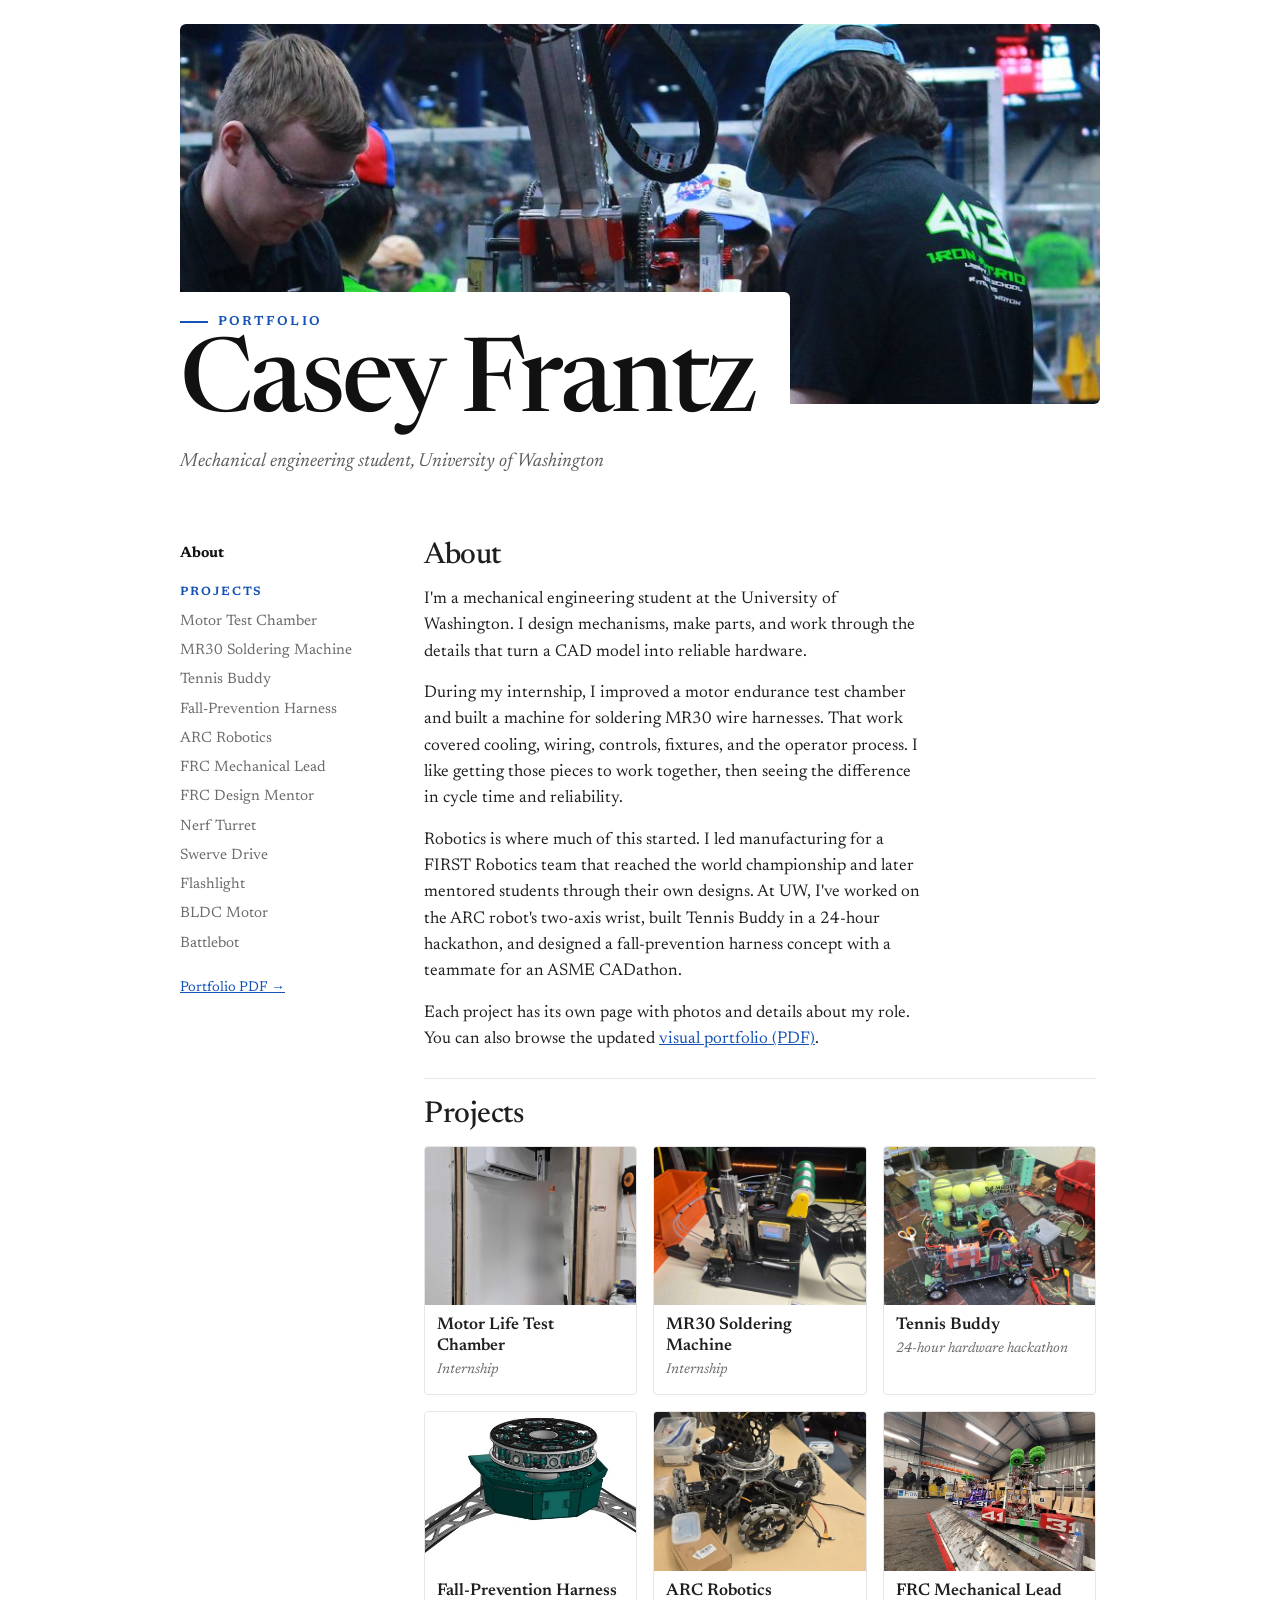
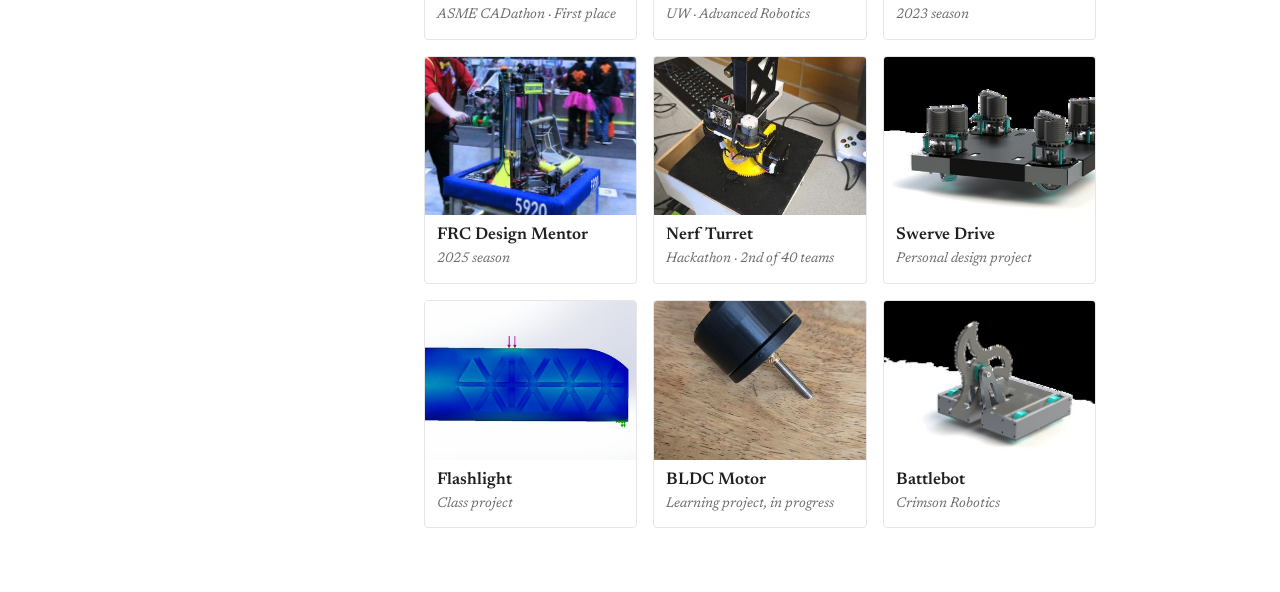
<file: index.html>
<!DOCTYPE html>
<html lang="en">
<head>
  <meta charset="UTF-8" />
  <meta name="viewport" content="width=device-width, initial-scale=1" />
  <title>Casey Frantz</title>
  <meta name="description" content="Casey Frantz, mechanical engineering student at the University of Washington. Robotics and motors." />
  <link rel="preconnect" href="https://fonts.googleapis.com" />
  <link rel="preconnect" href="https://fonts.gstatic.com" crossorigin />
  <link rel="stylesheet" href="https://fonts.googleapis.com/css2?family=Newsreader:ital,opsz,wght@0,6..72,400..700;1,6..72,400..700&display=swap" />
  <link rel="stylesheet" href="style.css" />
</head>
<body class="home">
  <header class="hero">
    <div class="hero-frame">
      <img class="hero-img" src="img/banner.jpg" alt="Casey Frantz working on the team's robot in the pits at the FIRST Robotics world championship">
      <div class="hero-card">
        <p class="eyebrow">Portfolio</p>
        <h1>Casey Frantz</h1>
        <p class="hero-sub">Mechanical engineering student, University of Washington</p>
      </div>
    </div>
  </header>
  <div class="layout">
  <nav class="sidebar">
    <ul class="nav">
      <li><a href="index.html" class="active" aria-current="page">About</a></li>
      <li class="section-label">Projects</li>
      <li><a href="motor-test-chamber.html">Motor Test Chamber</a></li>
      <li><a href="mr30-soldering.html">MR30 Soldering Machine</a></li>
      <li><a href="tennis-buddy.html">Tennis Buddy</a></li>
      <li><a href="fall-prevention-harness.html">Fall-Prevention Harness</a></li>
      <li><a href="arc-robotics.html">ARC Robotics</a></li>
      <li><a href="frc-lead.html">FRC Mechanical Lead</a></li>
      <li><a href="frc-mentor.html">FRC Design Mentor</a></li>
      <li><a href="nerf-turret.html">Nerf Turret</a></li>
      <li><a href="swerve-drive.html">Swerve Drive</a></li>
      <li><a href="flashlight.html">Flashlight</a></li>
      <li><a href="bldc-motor.html">BLDC Motor</a></li>
      <li><a href="battlebot.html">Battlebot</a></li>
    </ul>
    <p class="pdf-link"><a href="casey-frantz-portfolio.pdf">Portfolio PDF &rarr;</a></p>
  </nav>
  <main class="content">
    <div class="prose">
      <h2>About</h2>
      <p>I'm a mechanical engineering student at the University of Washington. I design mechanisms, make parts, and work through the details that turn a CAD model into reliable hardware.</p>
      <p>During my internship, I improved a motor endurance test chamber and built a machine for soldering MR30 wire harnesses. That work covered cooling, wiring, controls, fixtures, and the operator process. I like getting those pieces to work together, then seeing the difference in cycle time and reliability.</p>
      <p>Robotics is where much of this started. I led manufacturing for a FIRST Robotics team that reached the world championship and later mentored students through their own designs. At UW, I've worked on the ARC robot's two-axis wrist, built Tennis Buddy in a 24-hour hackathon, and designed a fall-prevention harness concept with a teammate for an ASME CADathon.</p>
      <p>Each project has its own page with photos and details about my role. You can also browse the updated <a href="casey-frantz-portfolio.pdf">visual portfolio (PDF)</a>.</p>
    </div>
    <section class="projects">
      <h2>Projects</h2>
      <div class="cards">
        <a class="card" href="motor-test-chamber.html"><div class="card-img"><img src="img/chamber-build.jpg" alt="" loading="lazy"></div><div class="card-body"><div class="card-title">Motor Life Test Chamber</div><div class="card-meta">Internship</div></div></a>
        <a class="card" href="mr30-soldering.html"><div class="card-img"><img src="img/soldering-machine.jpg" alt="" loading="lazy"></div><div class="card-body"><div class="card-title">MR30 Soldering Machine</div><div class="card-meta">Internship</div></div></a>
        <a class="card" href="tennis-buddy.html"><div class="card-img"><img src="img/tennis-build.jpg" alt="" loading="lazy"></div><div class="card-body"><div class="card-title">Tennis Buddy</div><div class="card-meta">24-hour hardware hackathon</div></div></a>
        <a class="card" href="fall-prevention-harness.html"><div class="card-img"><img src="img/harness-carrier.jpg" alt="" loading="lazy"></div><div class="card-body"><div class="card-title">Fall-Prevention Harness</div><div class="card-meta">ASME CADathon · First place</div></div></a>
        <a class="card" href="arc-robotics.html"><div class="card-img"><img src="img/arc-robot.jpg" alt="" loading="lazy"></div><div class="card-body"><div class="card-title">ARC Robotics</div><div class="card-meta">UW · Advanced Robotics</div></div></a>
        <a class="card" href="frc-lead.html"><div class="card-img"><img src="img/lead-robot.jpg" alt="" loading="lazy"></div><div class="card-body"><div class="card-title">FRC Mechanical Lead</div><div class="card-meta">2023 season</div></div></a>
        <a class="card" href="frc-mentor.html"><div class="card-img"><img src="img/mentor-robot.jpg" alt="" loading="lazy"></div><div class="card-body"><div class="card-title">FRC Design Mentor</div><div class="card-meta">2025 season</div></div></a>
        <a class="card" href="nerf-turret.html"><div class="card-img"><img src="img/turret-photo.jpg" alt="" loading="lazy"></div><div class="card-body"><div class="card-title">Nerf Turret</div><div class="card-meta">Hackathon · 2nd of 40 teams</div></div></a>
        <a class="card" href="swerve-drive.html"><div class="card-img"><img src="img/swerve-modules.jpg" alt="" loading="lazy"></div><div class="card-body"><div class="card-title">Swerve Drive</div><div class="card-meta">Personal design project</div></div></a>
        <a class="card" href="flashlight.html"><div class="card-img"><img src="img/flashlight-fea.jpg" alt="" loading="lazy"></div><div class="card-body"><div class="card-title">Flashlight</div><div class="card-meta">Class project</div></div></a>
        <a class="card" href="bldc-motor.html"><div class="card-img"><img src="img/bldc-print.jpg" alt="" loading="lazy"></div><div class="card-body"><div class="card-title">BLDC Motor</div><div class="card-meta">Learning project, in progress</div></div></a>
        <a class="card" href="battlebot.html"><div class="card-img"><img src="img/battlebot-cad.jpg" alt="" loading="lazy"></div><div class="card-body"><div class="card-title">Battlebot</div><div class="card-meta">Crimson Robotics</div></div></a>
      </div>
    </section>
  </main>
  </div>
</body>
</html>
</file>
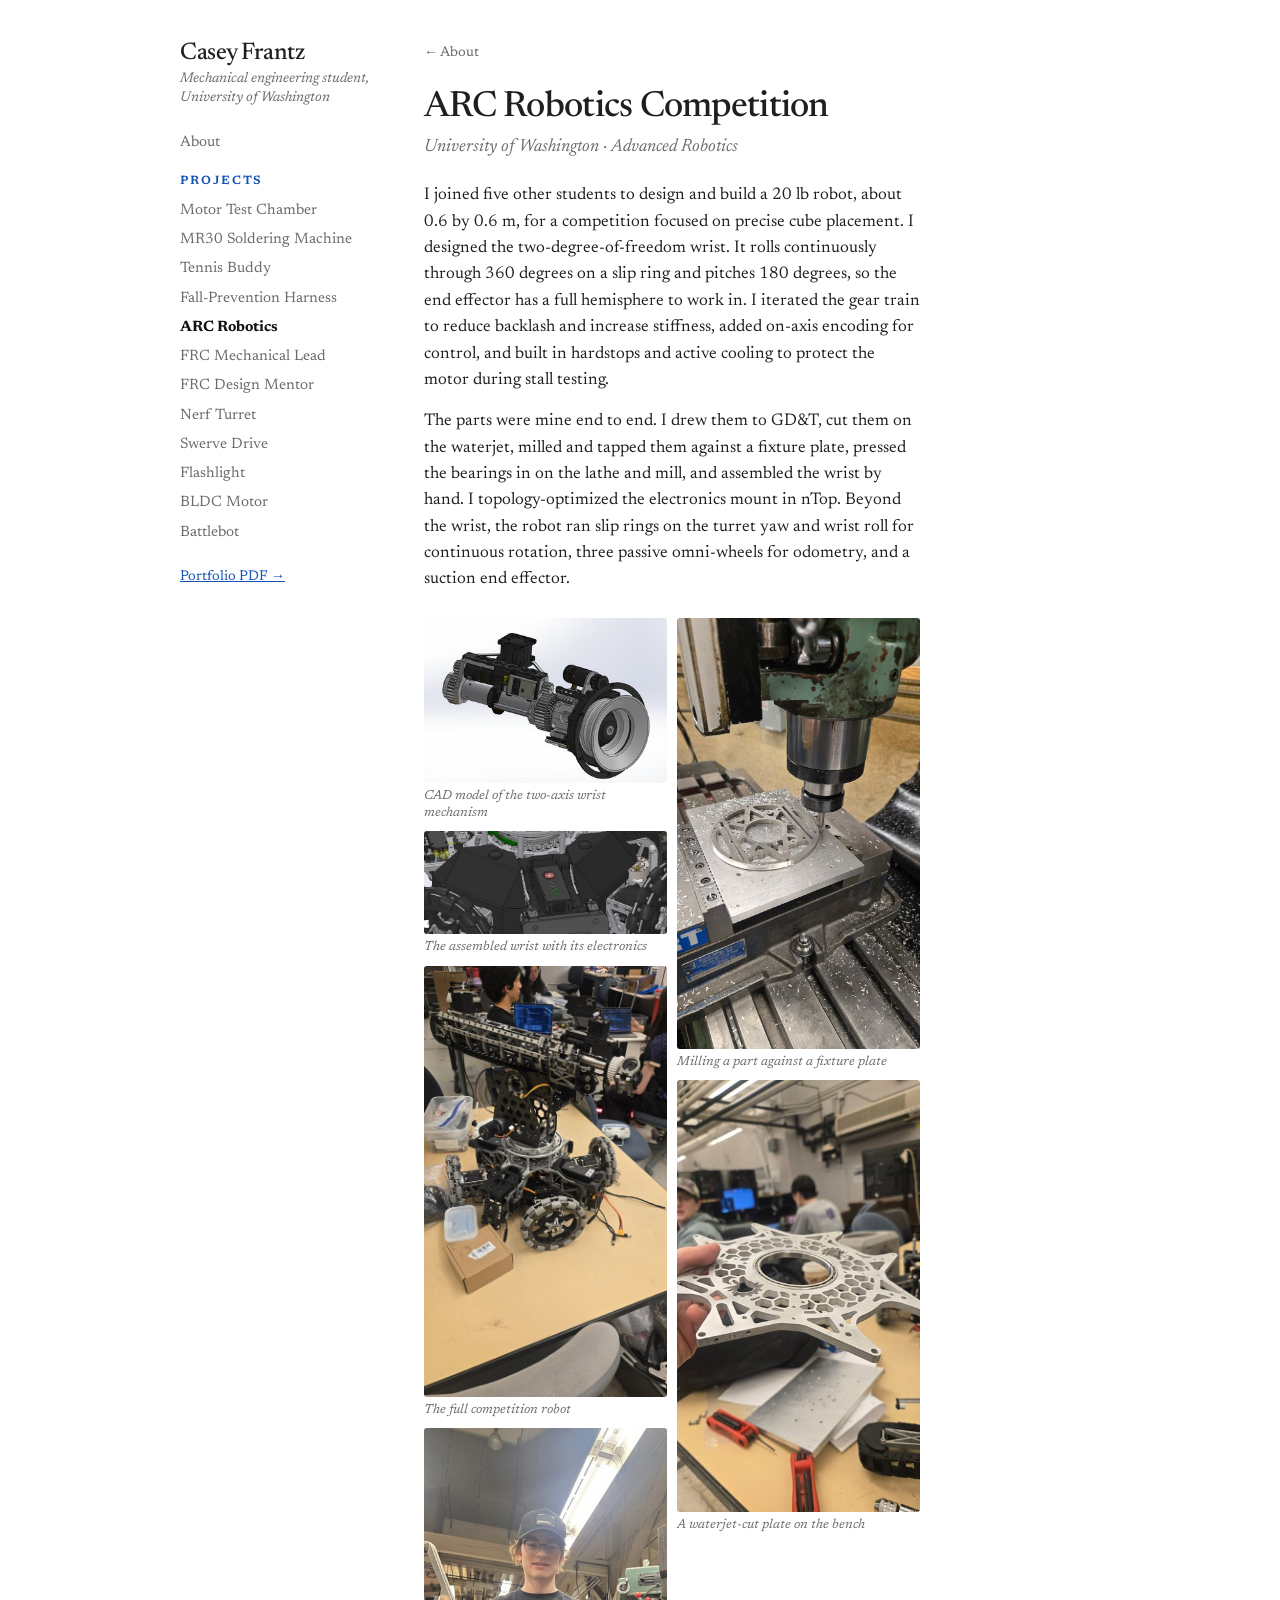
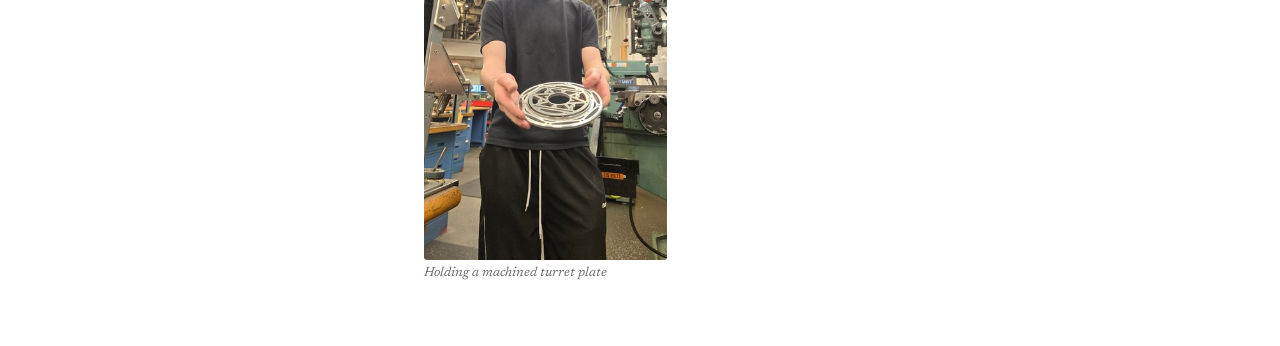
<file: arc-robotics.html>
<!DOCTYPE html>
<html lang="en">
<head>
  <meta charset="UTF-8" />
  <meta name="viewport" content="width=device-width, initial-scale=1" />
  <title>ARC Robotics Competition — Casey Frantz</title>
  <meta name="description" content="Casey Frantz, mechanical engineering student at the University of Washington. Robotics and motors." />
  <link rel="preconnect" href="https://fonts.googleapis.com" />
  <link rel="preconnect" href="https://fonts.gstatic.com" crossorigin />
  <link rel="stylesheet" href="https://fonts.googleapis.com/css2?family=Newsreader:ital,opsz,wght@0,6..72,400..700;1,6..72,400..700&display=swap" />
  <link rel="stylesheet" href="style.css" />
</head>
<body>
  <div class="layout">
  <nav class="sidebar">
    <p class="name"><a href="index.html">Casey Frantz</a></p>
    <p class="role">Mechanical engineering student, University of Washington</p>
    <ul class="nav">
      <li><a href="index.html">About</a></li>
      <li class="section-label">Projects</li>
      <li><a href="motor-test-chamber.html">Motor Test Chamber</a></li>
      <li><a href="mr30-soldering.html">MR30 Soldering Machine</a></li>
      <li><a href="tennis-buddy.html">Tennis Buddy</a></li>
      <li><a href="fall-prevention-harness.html">Fall-Prevention Harness</a></li>
      <li><a href="arc-robotics.html" class="active" aria-current="page">ARC Robotics</a></li>
      <li><a href="frc-lead.html">FRC Mechanical Lead</a></li>
      <li><a href="frc-mentor.html">FRC Design Mentor</a></li>
      <li><a href="nerf-turret.html">Nerf Turret</a></li>
      <li><a href="swerve-drive.html">Swerve Drive</a></li>
      <li><a href="flashlight.html">Flashlight</a></li>
      <li><a href="bldc-motor.html">BLDC Motor</a></li>
      <li><a href="battlebot.html">Battlebot</a></li>
    </ul>
    <p class="pdf-link"><a href="casey-frantz-portfolio.pdf">Portfolio PDF &rarr;</a></p>
  </nav>
  <main class="content">
    <a class="back" href="index.html">&larr; About</a>
    <h1>ARC Robotics Competition</h1>
    <p class="meta">University of Washington · Advanced Robotics</p>
    <p>I joined five other students to design and build a 20 lb robot, about 0.6 by 0.6 m, for a competition focused on precise cube placement. I designed the two-degree-of-freedom wrist. It rolls continuously through 360 degrees on a slip ring and pitches 180 degrees, so the end effector has a full hemisphere to work in. I iterated the gear train to reduce backlash and increase stiffness, added on-axis encoding for control, and built in hardstops and active cooling to protect the motor during stall testing.</p>
    <p>The parts were mine end to end. I drew them to GD&amp;T, cut them on the waterjet, milled and tapped them against a fixture plate, pressed the bearings in on the lathe and mill, and assembled the wrist by hand. I topology-optimized the electronics mount in nTop. Beyond the wrist, the robot ran slip rings on the turret yaw and wrist roll for continuous rotation, three passive omni-wheels for odometry, and a suction end effector.</p>
    <div class="gallery">
      <figure><a href="img/arc-wrist.jpg" target="_blank" rel="noopener"><img src="img/arc-wrist.jpg" alt="CAD model of the two-axis wrist mechanism" loading="lazy"></a><figcaption>CAD model of the two-axis wrist mechanism</figcaption></figure>
      <figure><a href="img/arc-electronics.jpg" target="_blank" rel="noopener"><img src="img/arc-electronics.jpg" alt="The assembled wrist with its electronics" loading="lazy"></a><figcaption>The assembled wrist with its electronics</figcaption></figure>
      <figure><a href="img/arc-robot.jpg" target="_blank" rel="noopener"><img src="img/arc-robot.jpg" alt="The full competition robot" loading="lazy"></a><figcaption>The full competition robot</figcaption></figure>
      <figure><a href="img/arc-plate.jpg" target="_blank" rel="noopener"><img src="img/arc-plate.jpg" alt="Holding a machined turret plate" loading="lazy"></a><figcaption>Holding a machined turret plate</figcaption></figure>
      <figure><a href="img/arc-milling.jpg" target="_blank" rel="noopener"><img src="img/arc-milling.jpg" alt="Milling a part against a fixture plate" loading="lazy"></a><figcaption>Milling a part against a fixture plate</figcaption></figure>
      <figure><a href="img/arc-waterjet.jpg" target="_blank" rel="noopener"><img src="img/arc-waterjet.jpg" alt="A waterjet-cut plate on the bench" loading="lazy"></a><figcaption>A waterjet-cut plate on the bench</figcaption></figure>
    </div>
  </main>
  </div>
</body>
</html>
</file>
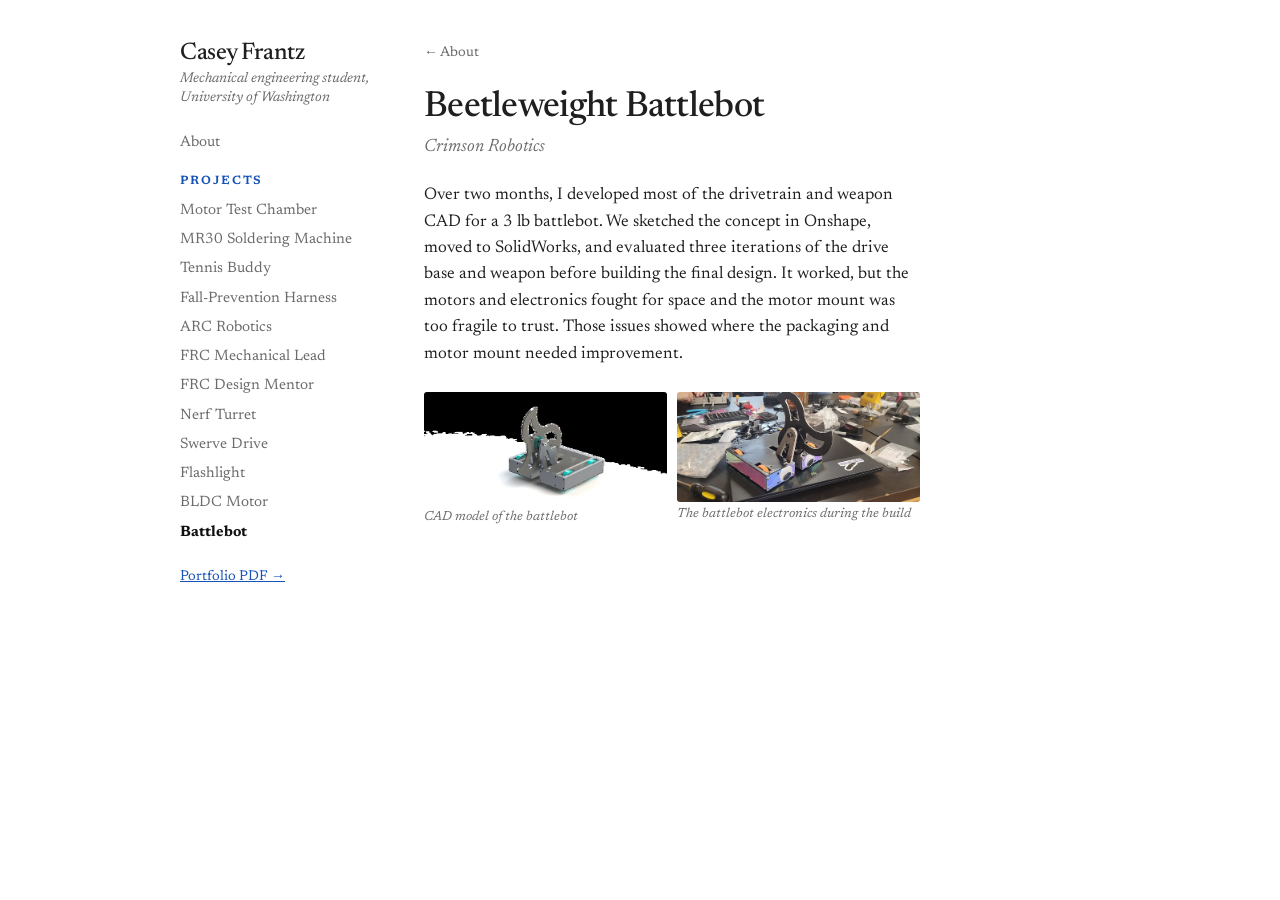
<file: battlebot.html>
<!DOCTYPE html>
<html lang="en">
<head>
  <meta charset="UTF-8" />
  <meta name="viewport" content="width=device-width, initial-scale=1" />
  <title>Beetleweight Battlebot — Casey Frantz</title>
  <meta name="description" content="Casey Frantz, mechanical engineering student at the University of Washington. Robotics and motors." />
  <link rel="preconnect" href="https://fonts.googleapis.com" />
  <link rel="preconnect" href="https://fonts.gstatic.com" crossorigin />
  <link rel="stylesheet" href="https://fonts.googleapis.com/css2?family=Newsreader:ital,opsz,wght@0,6..72,400..700;1,6..72,400..700&display=swap" />
  <link rel="stylesheet" href="style.css" />
</head>
<body>
  <div class="layout">
  <nav class="sidebar">
    <p class="name"><a href="index.html">Casey Frantz</a></p>
    <p class="role">Mechanical engineering student, University of Washington</p>
    <ul class="nav">
      <li><a href="index.html">About</a></li>
      <li class="section-label">Projects</li>
      <li><a href="motor-test-chamber.html">Motor Test Chamber</a></li>
      <li><a href="mr30-soldering.html">MR30 Soldering Machine</a></li>
      <li><a href="tennis-buddy.html">Tennis Buddy</a></li>
      <li><a href="fall-prevention-harness.html">Fall-Prevention Harness</a></li>
      <li><a href="arc-robotics.html">ARC Robotics</a></li>
      <li><a href="frc-lead.html">FRC Mechanical Lead</a></li>
      <li><a href="frc-mentor.html">FRC Design Mentor</a></li>
      <li><a href="nerf-turret.html">Nerf Turret</a></li>
      <li><a href="swerve-drive.html">Swerve Drive</a></li>
      <li><a href="flashlight.html">Flashlight</a></li>
      <li><a href="bldc-motor.html">BLDC Motor</a></li>
      <li><a href="battlebot.html" class="active" aria-current="page">Battlebot</a></li>
    </ul>
    <p class="pdf-link"><a href="casey-frantz-portfolio.pdf">Portfolio PDF &rarr;</a></p>
  </nav>
  <main class="content">
    <a class="back" href="index.html">&larr; About</a>
    <h1>Beetleweight Battlebot</h1>
    <p class="meta">Crimson Robotics</p>
    <p>Over two months, I developed most of the drivetrain and weapon CAD for a 3 lb battlebot. We sketched the concept in Onshape, moved to SolidWorks, and evaluated three iterations of the drive base and weapon before building the final design. It worked, but the motors and electronics fought for space and the motor mount was too fragile to trust. Those issues showed where the packaging and motor mount needed improvement.</p>
    <div class="gallery">
      <figure><a href="img/battlebot-cad.jpg" target="_blank" rel="noopener"><img src="img/battlebot-cad.jpg" alt="CAD model of the battlebot" loading="lazy"></a><figcaption>CAD model of the battlebot</figcaption></figure>
      <figure><a href="img/battlebot-build.jpg" target="_blank" rel="noopener"><img src="img/battlebot-build.jpg" alt="The battlebot electronics during the build" loading="lazy"></a><figcaption>The battlebot electronics during the build</figcaption></figure>
    </div>
  </main>
  </div>
</body>
</html>
</file>
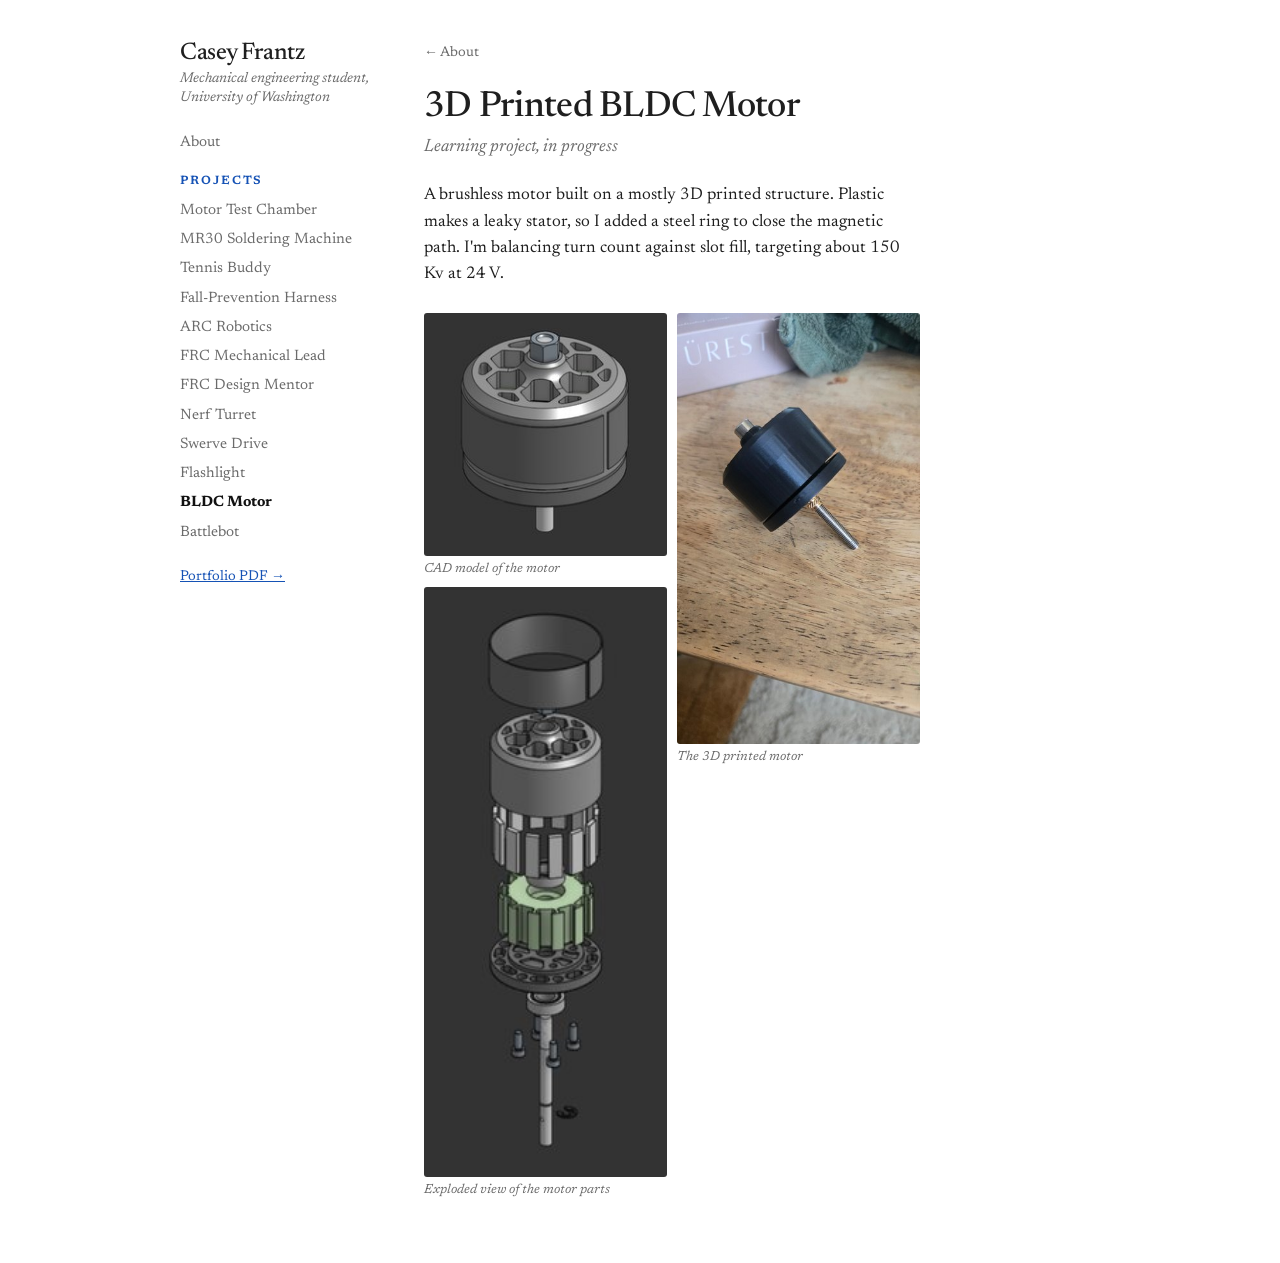
<file: bldc-motor.html>
<!DOCTYPE html>
<html lang="en">
<head>
  <meta charset="UTF-8" />
  <meta name="viewport" content="width=device-width, initial-scale=1" />
  <title>3D Printed BLDC Motor — Casey Frantz</title>
  <meta name="description" content="Casey Frantz, mechanical engineering student at the University of Washington. Robotics and motors." />
  <link rel="preconnect" href="https://fonts.googleapis.com" />
  <link rel="preconnect" href="https://fonts.gstatic.com" crossorigin />
  <link rel="stylesheet" href="https://fonts.googleapis.com/css2?family=Newsreader:ital,opsz,wght@0,6..72,400..700;1,6..72,400..700&display=swap" />
  <link rel="stylesheet" href="style.css" />
</head>
<body>
  <div class="layout">
  <nav class="sidebar">
    <p class="name"><a href="index.html">Casey Frantz</a></p>
    <p class="role">Mechanical engineering student, University of Washington</p>
    <ul class="nav">
      <li><a href="index.html">About</a></li>
      <li class="section-label">Projects</li>
      <li><a href="motor-test-chamber.html">Motor Test Chamber</a></li>
      <li><a href="mr30-soldering.html">MR30 Soldering Machine</a></li>
      <li><a href="tennis-buddy.html">Tennis Buddy</a></li>
      <li><a href="fall-prevention-harness.html">Fall-Prevention Harness</a></li>
      <li><a href="arc-robotics.html">ARC Robotics</a></li>
      <li><a href="frc-lead.html">FRC Mechanical Lead</a></li>
      <li><a href="frc-mentor.html">FRC Design Mentor</a></li>
      <li><a href="nerf-turret.html">Nerf Turret</a></li>
      <li><a href="swerve-drive.html">Swerve Drive</a></li>
      <li><a href="flashlight.html">Flashlight</a></li>
      <li><a href="bldc-motor.html" class="active" aria-current="page">BLDC Motor</a></li>
      <li><a href="battlebot.html">Battlebot</a></li>
    </ul>
    <p class="pdf-link"><a href="casey-frantz-portfolio.pdf">Portfolio PDF &rarr;</a></p>
  </nav>
  <main class="content">
    <a class="back" href="index.html">&larr; About</a>
    <h1>3D Printed BLDC Motor</h1>
    <p class="meta">Learning project, in progress</p>
    <p>A brushless motor built on a mostly 3D printed structure. Plastic makes a leaky stator, so I added a steel ring to close the magnetic path. I'm balancing turn count against slot fill, targeting about 150 Kv at 24 V.</p>
    <div class="gallery">
      <figure><a href="img/bldc-cad.jpg" target="_blank" rel="noopener"><img src="img/bldc-cad.jpg" alt="CAD model of the motor" loading="lazy"></a><figcaption>CAD model of the motor</figcaption></figure>
      <figure><a href="img/bldc-exploded.jpg" target="_blank" rel="noopener"><img src="img/bldc-exploded.jpg" alt="Exploded view of the motor parts" loading="lazy"></a><figcaption>Exploded view of the motor parts</figcaption></figure>
      <figure><a href="img/bldc-print.jpg" target="_blank" rel="noopener"><img src="img/bldc-print.jpg" alt="The 3D printed motor" loading="lazy"></a><figcaption>The 3D printed motor</figcaption></figure>
    </div>
  </main>
  </div>
</body>
</html>
</file>
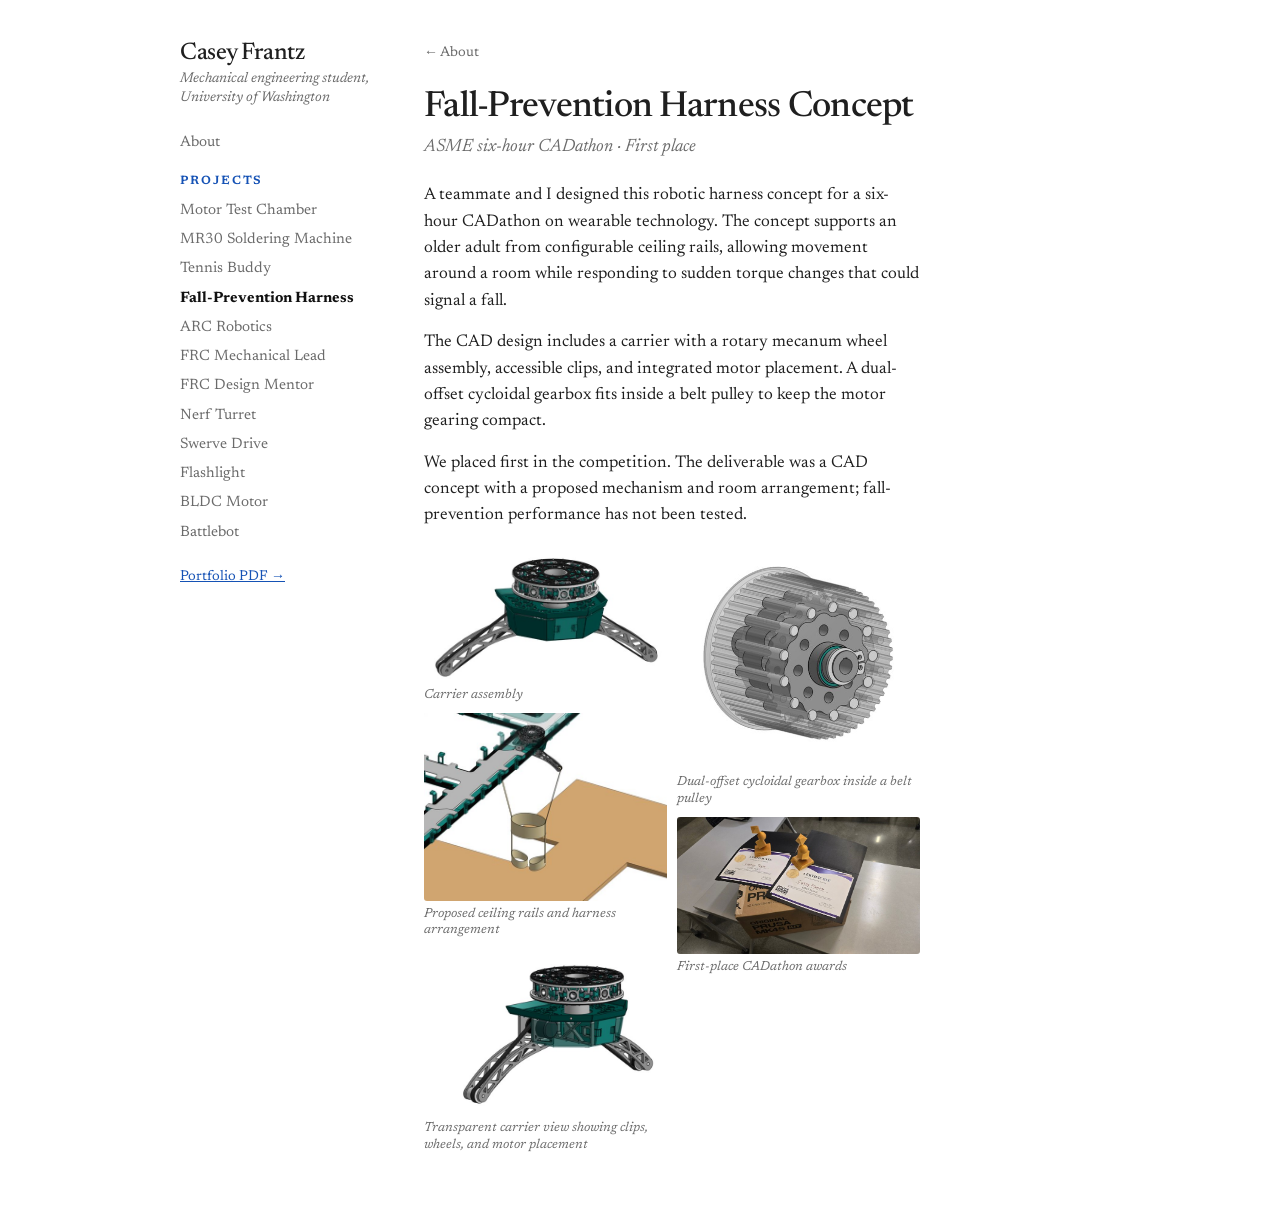
<file: fall-prevention-harness.html>
<!DOCTYPE html>
<html lang="en">
<head>
  <meta charset="UTF-8" />
  <meta name="viewport" content="width=device-width, initial-scale=1" />
  <title>Fall-Prevention Harness Concept - Casey Frantz</title>
  <meta name="description" content="Casey Frantz, mechanical engineering student at the University of Washington. Robotics and motors." />
  <link rel="preconnect" href="https://fonts.googleapis.com" />
  <link rel="preconnect" href="https://fonts.gstatic.com" crossorigin />
  <link rel="stylesheet" href="https://fonts.googleapis.com/css2?family=Newsreader:ital,opsz,wght@0,6..72,400..700;1,6..72,400..700&display=swap" />
  <link rel="stylesheet" href="style.css" />
</head>
<body>
  <div class="layout">
  <nav class="sidebar">
    <p class="name"><a href="index.html">Casey Frantz</a></p>
    <p class="role">Mechanical engineering student, University of Washington</p>
    <ul class="nav">
      <li><a href="index.html">About</a></li>
      <li class="section-label">Projects</li>
      <li><a href="motor-test-chamber.html">Motor Test Chamber</a></li>
      <li><a href="mr30-soldering.html">MR30 Soldering Machine</a></li>
      <li><a href="tennis-buddy.html">Tennis Buddy</a></li>
      <li><a href="fall-prevention-harness.html" class="active" aria-current="page">Fall-Prevention Harness</a></li>
      <li><a href="arc-robotics.html">ARC Robotics</a></li>
      <li><a href="frc-lead.html">FRC Mechanical Lead</a></li>
      <li><a href="frc-mentor.html">FRC Design Mentor</a></li>
      <li><a href="nerf-turret.html">Nerf Turret</a></li>
      <li><a href="swerve-drive.html">Swerve Drive</a></li>
      <li><a href="flashlight.html">Flashlight</a></li>
      <li><a href="bldc-motor.html">BLDC Motor</a></li>
      <li><a href="battlebot.html">Battlebot</a></li>
    </ul>
    <p class="pdf-link"><a href="casey-frantz-portfolio.pdf">Portfolio PDF &rarr;</a></p>
  </nav>
  <main class="content">
    <a class="back" href="index.html">&larr; About</a>
    <h1>Fall-Prevention Harness Concept</h1>
    <p class="meta">ASME six-hour CADathon · First place</p>
    <p>A teammate and I designed this robotic harness concept for a six-hour CADathon on wearable technology. The concept supports an older adult from configurable ceiling rails, allowing movement around a room while responding to sudden torque changes that could signal a fall.</p>
    <p>The CAD design includes a carrier with a rotary mecanum wheel assembly, accessible clips, and integrated motor placement. A dual-offset cycloidal gearbox fits inside a belt pulley to keep the motor gearing compact.</p>
    <p>We placed first in the competition. The deliverable was a CAD concept with a proposed mechanism and room arrangement; fall-prevention performance has not been tested.</p>
    <div class="gallery">
      <figure><a href="img/harness-carrier.jpg" target="_blank" rel="noopener"><img src="img/harness-carrier.jpg" width="575" height="304" alt="Carrier assembly" loading="lazy"></a><figcaption>Carrier assembly</figcaption></figure>
      <figure><a href="img/harness-room.jpg" target="_blank" rel="noopener"><img src="img/harness-room.jpg" width="514" height="396" alt="Proposed ceiling rails and harness arrangement" loading="lazy"></a><figcaption>Proposed ceiling rails and harness arrangement</figcaption></figure>
      <figure><a href="img/harness-cutaway.jpg" target="_blank" rel="noopener"><img src="img/harness-cutaway.jpg" width="644" height="440" alt="Transparent carrier view showing clips, wheels, and motor placement" loading="lazy"></a><figcaption>Transparent carrier view showing clips, wheels, and motor placement</figcaption></figure>
      <figure><a href="img/harness-gearbox.jpg" target="_blank" rel="noopener"><img src="img/harness-gearbox.jpg" width="476" height="422" alt="Dual-offset cycloidal gearbox inside a belt pulley" loading="lazy"></a><figcaption>Dual-offset cycloidal gearbox inside a belt pulley</figcaption></figure>
      <figure><a href="img/harness-award.jpg" target="_blank" rel="noopener"><img src="img/harness-award.jpg" width="800" height="451" alt="First-place CADathon awards" loading="lazy"></a><figcaption>First-place CADathon awards</figcaption></figure>
    </div>
  </main>
  </div>
</body>
</html>
</file>
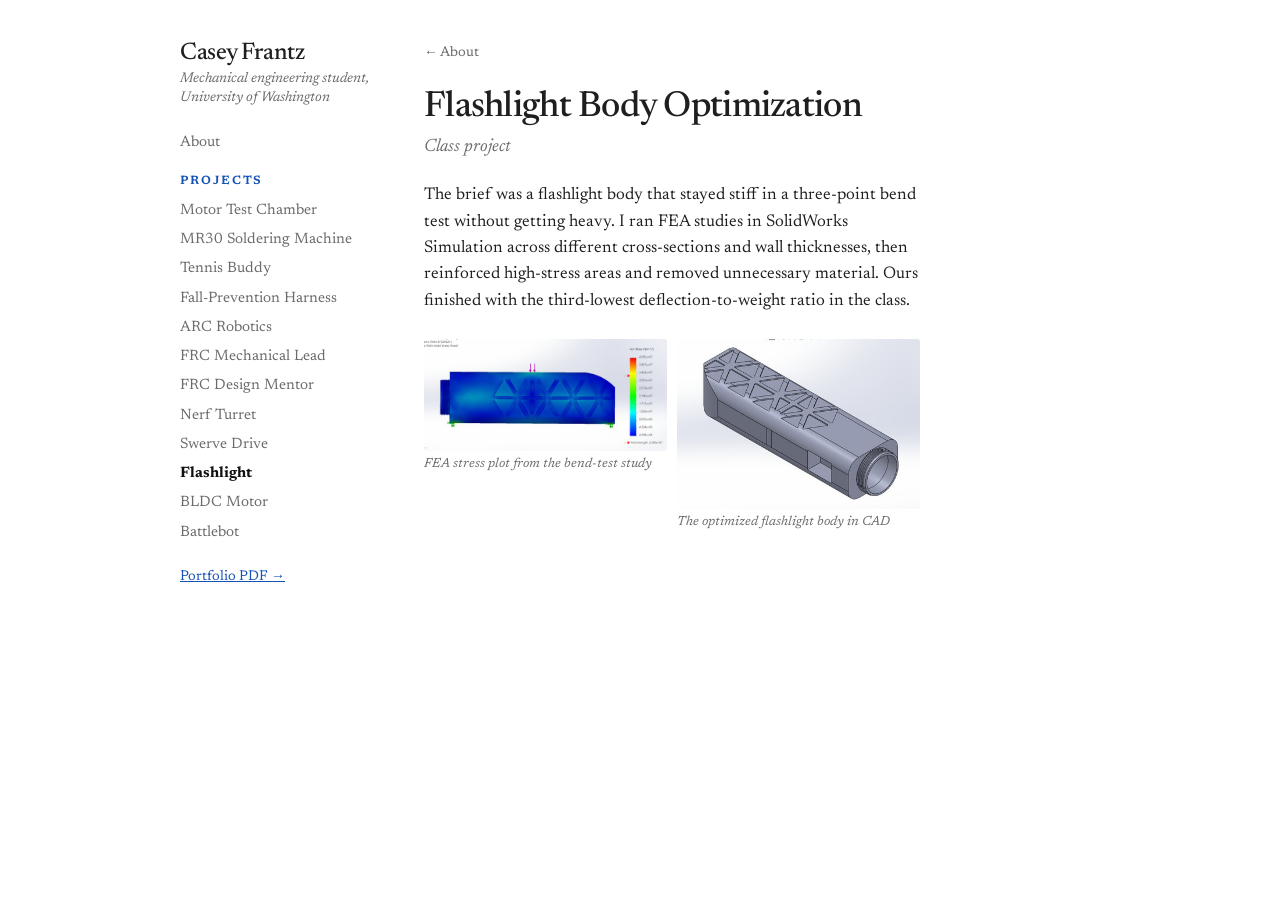
<file: flashlight.html>
<!DOCTYPE html>
<html lang="en">
<head>
  <meta charset="UTF-8" />
  <meta name="viewport" content="width=device-width, initial-scale=1" />
  <title>Flashlight Body Optimization — Casey Frantz</title>
  <meta name="description" content="Casey Frantz, mechanical engineering student at the University of Washington. Robotics and motors." />
  <link rel="preconnect" href="https://fonts.googleapis.com" />
  <link rel="preconnect" href="https://fonts.gstatic.com" crossorigin />
  <link rel="stylesheet" href="https://fonts.googleapis.com/css2?family=Newsreader:ital,opsz,wght@0,6..72,400..700;1,6..72,400..700&display=swap" />
  <link rel="stylesheet" href="style.css" />
</head>
<body>
  <div class="layout">
  <nav class="sidebar">
    <p class="name"><a href="index.html">Casey Frantz</a></p>
    <p class="role">Mechanical engineering student, University of Washington</p>
    <ul class="nav">
      <li><a href="index.html">About</a></li>
      <li class="section-label">Projects</li>
      <li><a href="motor-test-chamber.html">Motor Test Chamber</a></li>
      <li><a href="mr30-soldering.html">MR30 Soldering Machine</a></li>
      <li><a href="tennis-buddy.html">Tennis Buddy</a></li>
      <li><a href="fall-prevention-harness.html">Fall-Prevention Harness</a></li>
      <li><a href="arc-robotics.html">ARC Robotics</a></li>
      <li><a href="frc-lead.html">FRC Mechanical Lead</a></li>
      <li><a href="frc-mentor.html">FRC Design Mentor</a></li>
      <li><a href="nerf-turret.html">Nerf Turret</a></li>
      <li><a href="swerve-drive.html">Swerve Drive</a></li>
      <li><a href="flashlight.html" class="active" aria-current="page">Flashlight</a></li>
      <li><a href="bldc-motor.html">BLDC Motor</a></li>
      <li><a href="battlebot.html">Battlebot</a></li>
    </ul>
    <p class="pdf-link"><a href="casey-frantz-portfolio.pdf">Portfolio PDF &rarr;</a></p>
  </nav>
  <main class="content">
    <a class="back" href="index.html">&larr; About</a>
    <h1>Flashlight Body Optimization</h1>
    <p class="meta">Class project</p>
    <p>The brief was a flashlight body that stayed stiff in a three-point bend test without getting heavy. I ran FEA studies in SolidWorks Simulation across different cross-sections and wall thicknesses, then reinforced high-stress areas and removed unnecessary material. Ours finished with the third-lowest deflection-to-weight ratio in the class.</p>
    <div class="gallery">
      <figure><a href="img/flashlight-fea.jpg" target="_blank" rel="noopener"><img src="img/flashlight-fea.jpg" alt="FEA stress plot from the bend-test study" loading="lazy"></a><figcaption>FEA stress plot from the bend-test study</figcaption></figure>
      <figure><a href="img/flashlight-cad.jpg" target="_blank" rel="noopener"><img src="img/flashlight-cad.jpg" alt="The optimized flashlight body in CAD" loading="lazy"></a><figcaption>The optimized flashlight body in CAD</figcaption></figure>
    </div>
  </main>
  </div>
</body>
</html>
</file>
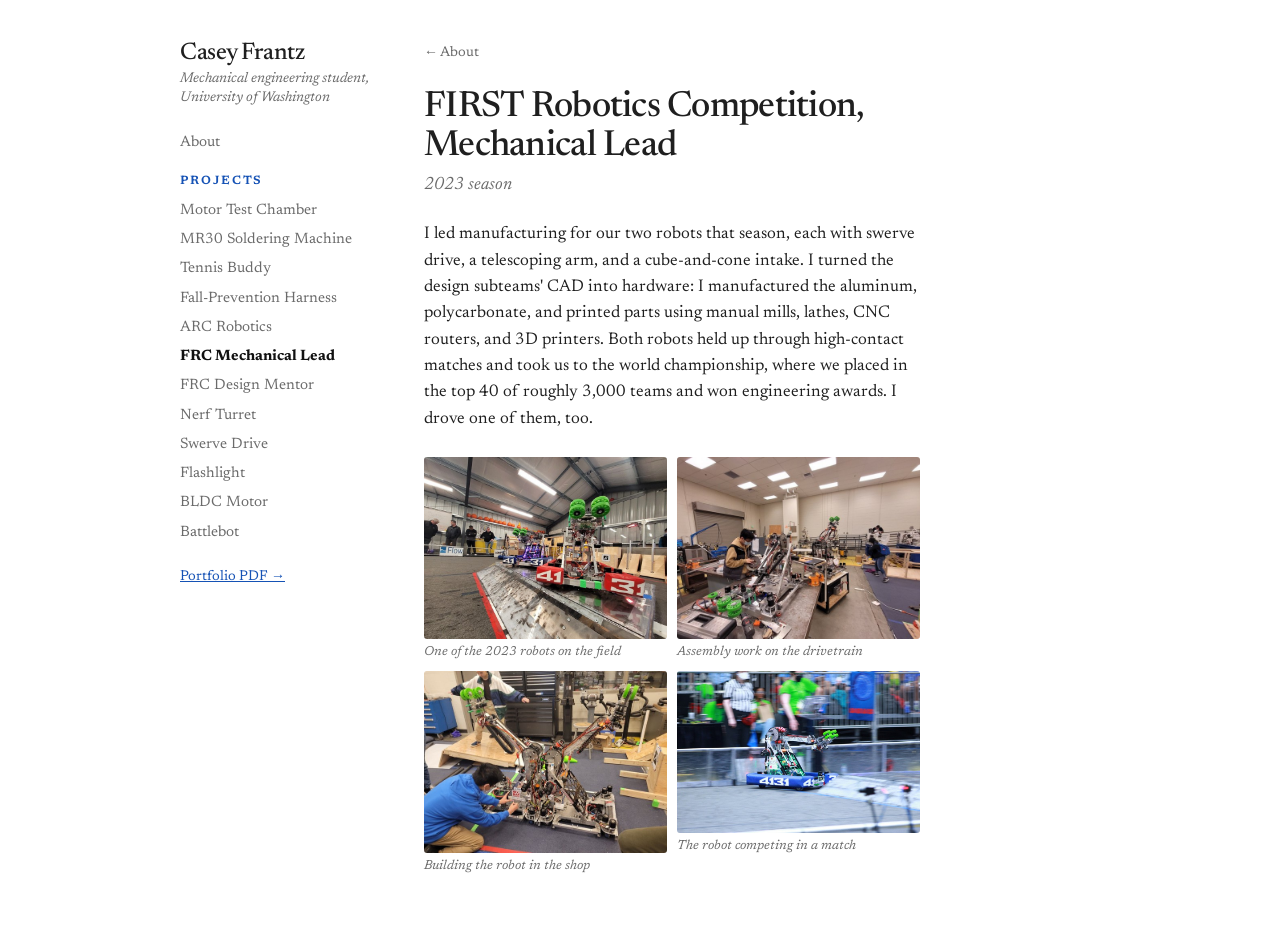
<file: frc-lead.html>
<!DOCTYPE html>
<html lang="en">
<head>
  <meta charset="UTF-8" />
  <meta name="viewport" content="width=device-width, initial-scale=1" />
  <title>FIRST Robotics Competition, Mechanical Lead — Casey Frantz</title>
  <meta name="description" content="Casey Frantz, mechanical engineering student at the University of Washington. Robotics and motors." />
  <link rel="preconnect" href="https://fonts.googleapis.com" />
  <link rel="preconnect" href="https://fonts.gstatic.com" crossorigin />
  <link rel="stylesheet" href="https://fonts.googleapis.com/css2?family=Newsreader:ital,opsz,wght@0,6..72,400..700;1,6..72,400..700&display=swap" />
  <link rel="stylesheet" href="style.css" />
</head>
<body>
  <div class="layout">
  <nav class="sidebar">
    <p class="name"><a href="index.html">Casey Frantz</a></p>
    <p class="role">Mechanical engineering student, University of Washington</p>
    <ul class="nav">
      <li><a href="index.html">About</a></li>
      <li class="section-label">Projects</li>
      <li><a href="motor-test-chamber.html">Motor Test Chamber</a></li>
      <li><a href="mr30-soldering.html">MR30 Soldering Machine</a></li>
      <li><a href="tennis-buddy.html">Tennis Buddy</a></li>
      <li><a href="fall-prevention-harness.html">Fall-Prevention Harness</a></li>
      <li><a href="arc-robotics.html">ARC Robotics</a></li>
      <li><a href="frc-lead.html" class="active" aria-current="page">FRC Mechanical Lead</a></li>
      <li><a href="frc-mentor.html">FRC Design Mentor</a></li>
      <li><a href="nerf-turret.html">Nerf Turret</a></li>
      <li><a href="swerve-drive.html">Swerve Drive</a></li>
      <li><a href="flashlight.html">Flashlight</a></li>
      <li><a href="bldc-motor.html">BLDC Motor</a></li>
      <li><a href="battlebot.html">Battlebot</a></li>
    </ul>
    <p class="pdf-link"><a href="casey-frantz-portfolio.pdf">Portfolio PDF &rarr;</a></p>
  </nav>
  <main class="content">
    <a class="back" href="index.html">&larr; About</a>
    <h1>FIRST Robotics Competition, Mechanical Lead</h1>
    <p class="meta">2023 season</p>
    <p>I led manufacturing for our two robots that season, each with swerve drive, a telescoping arm, and a cube-and-cone intake. I turned the design subteams' CAD into hardware: I manufactured the aluminum, polycarbonate, and printed parts using manual mills, lathes, CNC routers, and 3D printers. Both robots held up through high-contact matches and took us to the world championship, where we placed in the top 40 of roughly 3,000 teams and won engineering awards. I drove one of them, too.</p>
    <div class="gallery">
      <figure><a href="img/lead-robot.jpg" target="_blank" rel="noopener"><img src="img/lead-robot.jpg" alt="One of the 2023 robots on the field" loading="lazy"></a><figcaption>One of the 2023 robots on the field</figcaption></figure>
      <figure><a href="img/lead-build1.jpg" target="_blank" rel="noopener"><img src="img/lead-build1.jpg" alt="Building the robot in the shop" loading="lazy"></a><figcaption>Building the robot in the shop</figcaption></figure>
      <figure><a href="img/lead-build2.jpg" target="_blank" rel="noopener"><img src="img/lead-build2.jpg" alt="Assembly work on the drivetrain" loading="lazy"></a><figcaption>Assembly work on the drivetrain</figcaption></figure>
      <figure><a href="img/lead-action.jpg" target="_blank" rel="noopener"><img src="img/lead-action.jpg" alt="The robot competing in a match" loading="lazy"></a><figcaption>The robot competing in a match</figcaption></figure>
    </div>
  </main>
  </div>
</body>
</html>
</file>
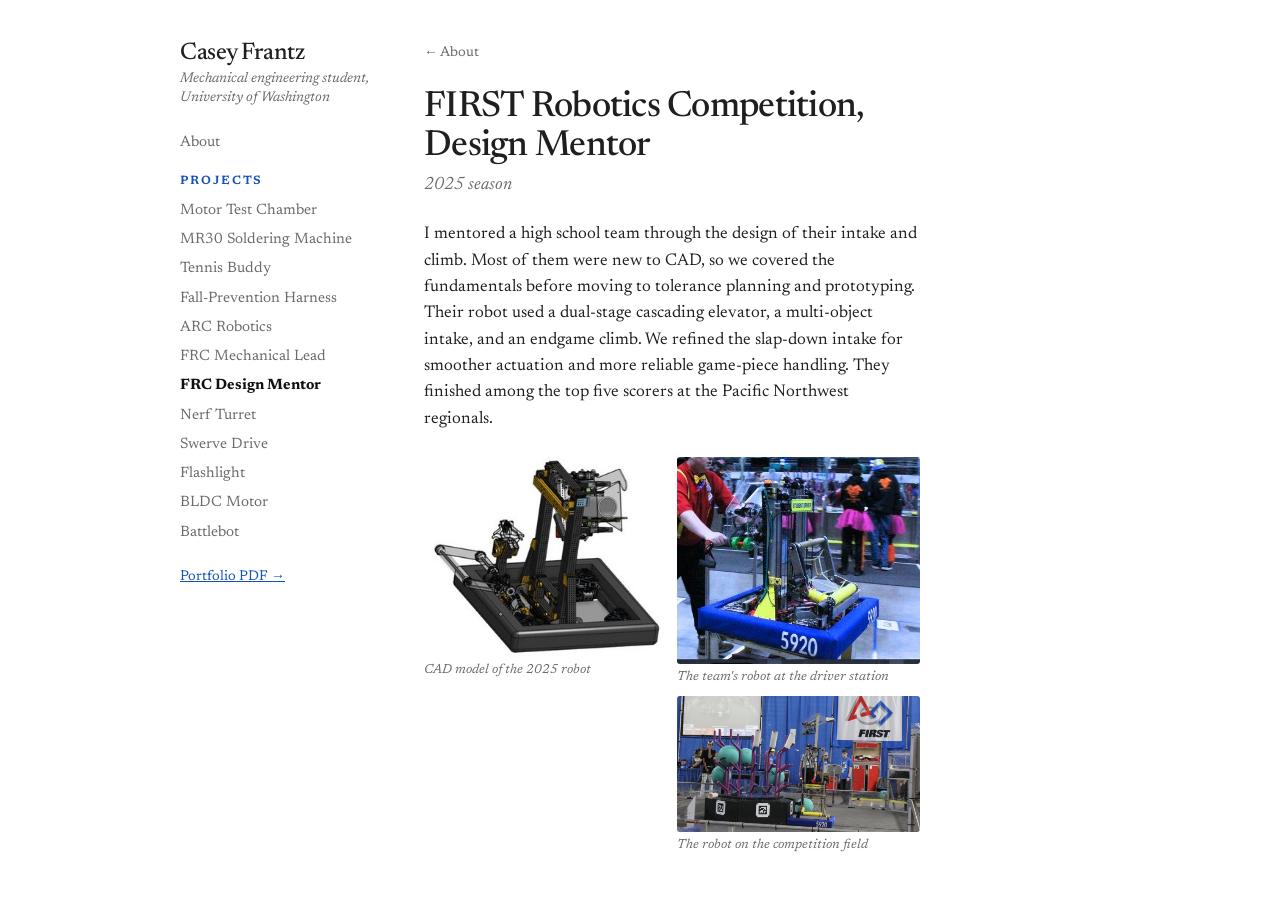
<file: frc-mentor.html>
<!DOCTYPE html>
<html lang="en">
<head>
  <meta charset="UTF-8" />
  <meta name="viewport" content="width=device-width, initial-scale=1" />
  <title>FIRST Robotics Competition, Design Mentor — Casey Frantz</title>
  <meta name="description" content="Casey Frantz, mechanical engineering student at the University of Washington. Robotics and motors." />
  <link rel="preconnect" href="https://fonts.googleapis.com" />
  <link rel="preconnect" href="https://fonts.gstatic.com" crossorigin />
  <link rel="stylesheet" href="https://fonts.googleapis.com/css2?family=Newsreader:ital,opsz,wght@0,6..72,400..700;1,6..72,400..700&display=swap" />
  <link rel="stylesheet" href="style.css" />
</head>
<body>
  <div class="layout">
  <nav class="sidebar">
    <p class="name"><a href="index.html">Casey Frantz</a></p>
    <p class="role">Mechanical engineering student, University of Washington</p>
    <ul class="nav">
      <li><a href="index.html">About</a></li>
      <li class="section-label">Projects</li>
      <li><a href="motor-test-chamber.html">Motor Test Chamber</a></li>
      <li><a href="mr30-soldering.html">MR30 Soldering Machine</a></li>
      <li><a href="tennis-buddy.html">Tennis Buddy</a></li>
      <li><a href="fall-prevention-harness.html">Fall-Prevention Harness</a></li>
      <li><a href="arc-robotics.html">ARC Robotics</a></li>
      <li><a href="frc-lead.html">FRC Mechanical Lead</a></li>
      <li><a href="frc-mentor.html" class="active" aria-current="page">FRC Design Mentor</a></li>
      <li><a href="nerf-turret.html">Nerf Turret</a></li>
      <li><a href="swerve-drive.html">Swerve Drive</a></li>
      <li><a href="flashlight.html">Flashlight</a></li>
      <li><a href="bldc-motor.html">BLDC Motor</a></li>
      <li><a href="battlebot.html">Battlebot</a></li>
    </ul>
    <p class="pdf-link"><a href="casey-frantz-portfolio.pdf">Portfolio PDF &rarr;</a></p>
  </nav>
  <main class="content">
    <a class="back" href="index.html">&larr; About</a>
    <h1>FIRST Robotics Competition, Design Mentor</h1>
    <p class="meta">2025 season</p>
    <p>I mentored a high school team through the design of their intake and climb. Most of them were new to CAD, so we covered the fundamentals before moving to tolerance planning and prototyping. Their robot used a dual-stage cascading elevator, a multi-object intake, and an endgame climb. We refined the slap-down intake for smoother actuation and more reliable game-piece handling. They finished among the top five scorers at the Pacific Northwest regionals.</p>
    <div class="gallery">
      <figure><a href="img/mentor-cad.jpg" target="_blank" rel="noopener"><img src="img/mentor-cad.jpg" alt="CAD model of the 2025 robot" loading="lazy"></a><figcaption>CAD model of the 2025 robot</figcaption></figure>
      <figure><a href="img/mentor-robot.jpg" target="_blank" rel="noopener"><img src="img/mentor-robot.jpg" alt="The team&#x27;s robot at the driver station" loading="lazy"></a><figcaption>The team&#x27;s robot at the driver station</figcaption></figure>
      <figure><a href="img/mentor-field.jpg" target="_blank" rel="noopener"><img src="img/mentor-field.jpg" alt="The robot on the competition field" loading="lazy"></a><figcaption>The robot on the competition field</figcaption></figure>
    </div>
  </main>
  </div>
</body>
</html>
</file>
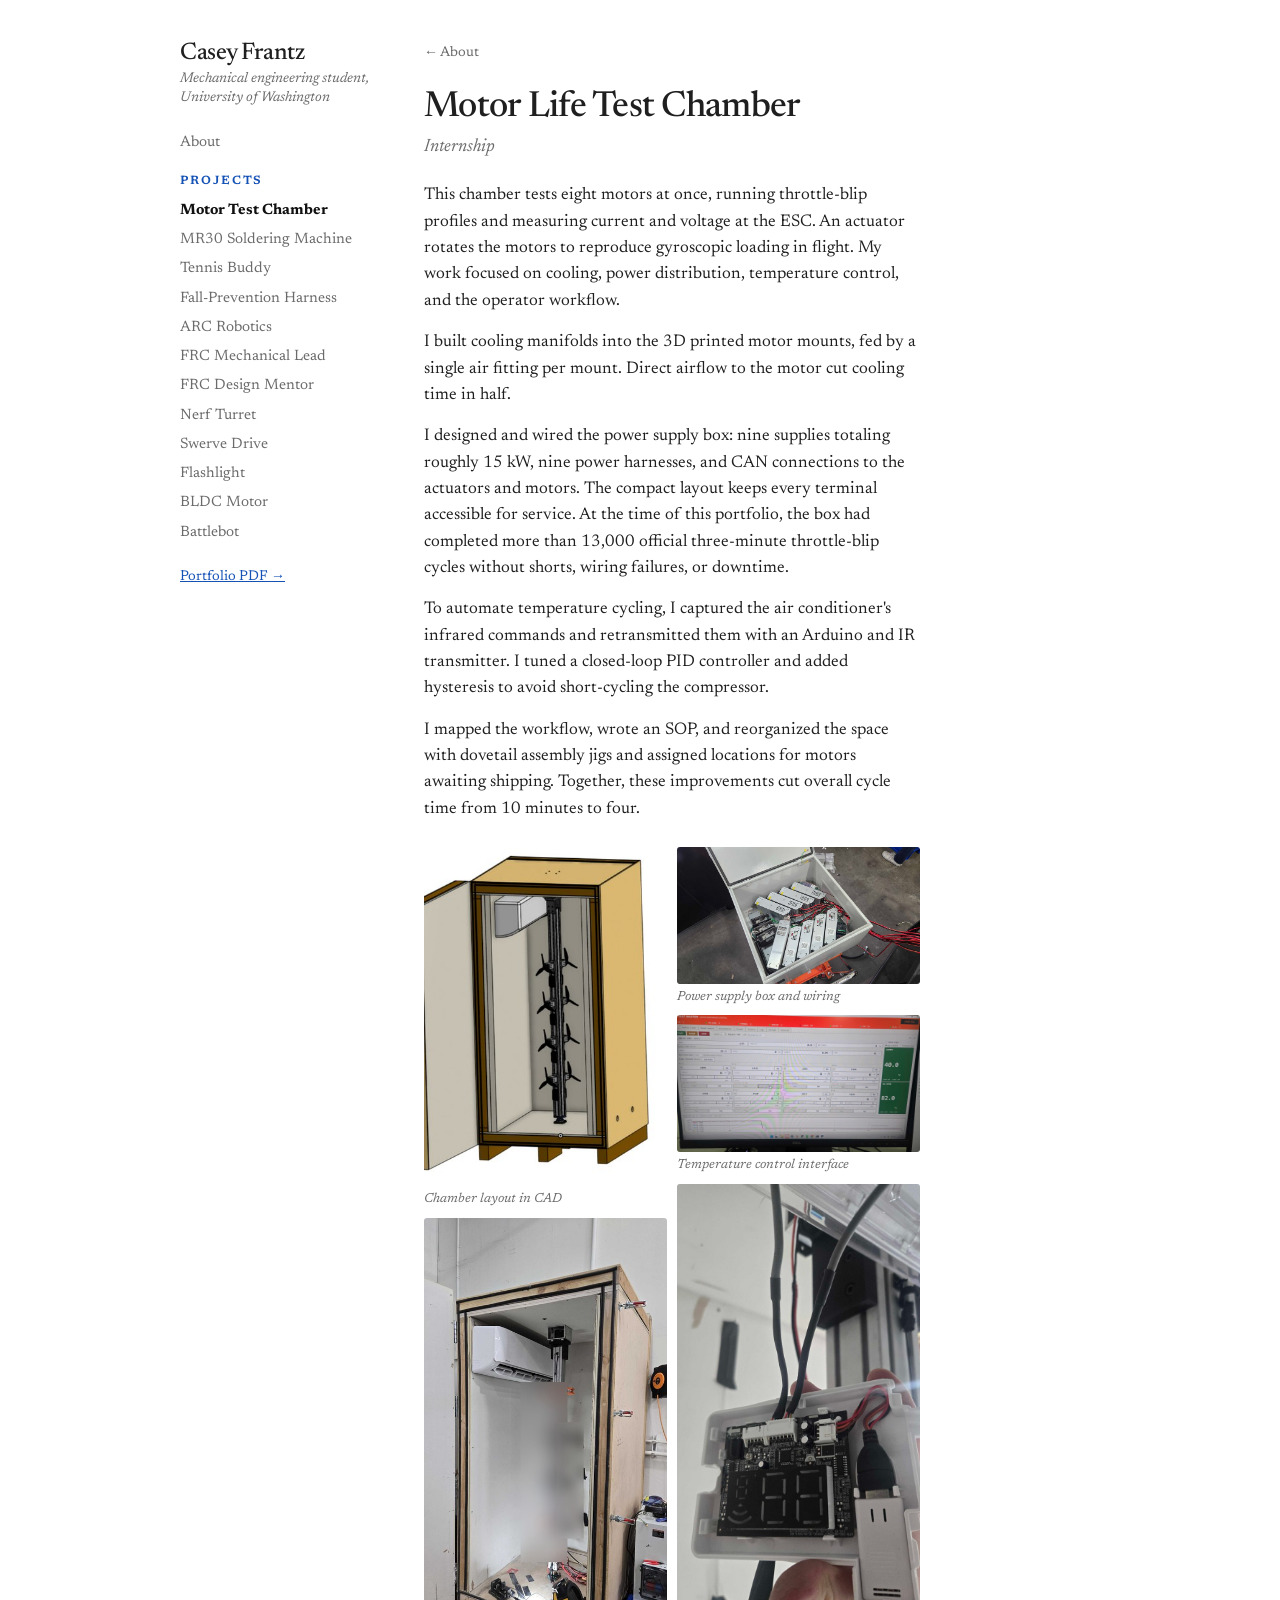
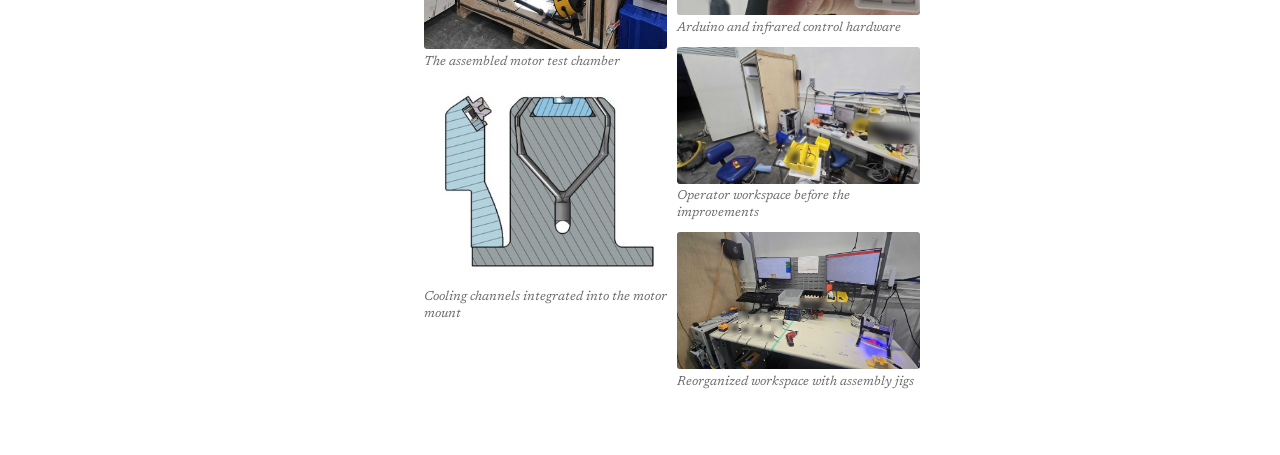
<file: motor-test-chamber.html>
<!DOCTYPE html>
<html lang="en">
<head>
  <meta charset="UTF-8" />
  <meta name="viewport" content="width=device-width, initial-scale=1" />
  <title>Motor Life Test Chamber - Casey Frantz</title>
  <meta name="description" content="Casey Frantz, mechanical engineering student at the University of Washington. Robotics and motors." />
  <link rel="preconnect" href="https://fonts.googleapis.com" />
  <link rel="preconnect" href="https://fonts.gstatic.com" crossorigin />
  <link rel="stylesheet" href="https://fonts.googleapis.com/css2?family=Newsreader:ital,opsz,wght@0,6..72,400..700;1,6..72,400..700&display=swap" />
  <link rel="stylesheet" href="style.css" />
</head>
<body>
  <div class="layout">
  <nav class="sidebar">
    <p class="name"><a href="index.html">Casey Frantz</a></p>
    <p class="role">Mechanical engineering student, University of Washington</p>
    <ul class="nav">
      <li><a href="index.html">About</a></li>
      <li class="section-label">Projects</li>
      <li><a href="motor-test-chamber.html" class="active" aria-current="page">Motor Test Chamber</a></li>
      <li><a href="mr30-soldering.html">MR30 Soldering Machine</a></li>
      <li><a href="tennis-buddy.html">Tennis Buddy</a></li>
      <li><a href="fall-prevention-harness.html">Fall-Prevention Harness</a></li>
      <li><a href="arc-robotics.html">ARC Robotics</a></li>
      <li><a href="frc-lead.html">FRC Mechanical Lead</a></li>
      <li><a href="frc-mentor.html">FRC Design Mentor</a></li>
      <li><a href="nerf-turret.html">Nerf Turret</a></li>
      <li><a href="swerve-drive.html">Swerve Drive</a></li>
      <li><a href="flashlight.html">Flashlight</a></li>
      <li><a href="bldc-motor.html">BLDC Motor</a></li>
      <li><a href="battlebot.html">Battlebot</a></li>
    </ul>
    <p class="pdf-link"><a href="casey-frantz-portfolio.pdf">Portfolio PDF &rarr;</a></p>
  </nav>
  <main class="content">
    <a class="back" href="index.html">&larr; About</a>
    <h1>Motor Life Test Chamber</h1>
    <p class="meta">Internship</p>
    <p>This chamber tests eight motors at once, running throttle-blip profiles and measuring current and voltage at the ESC. An actuator rotates the motors to reproduce gyroscopic loading in flight. My work focused on cooling, power distribution, temperature control, and the operator workflow.</p>
    <p>I built cooling manifolds into the 3D printed motor mounts, fed by a single air fitting per mount. Direct airflow to the motor cut cooling time in half.</p>
    <p>I designed and wired the power supply box: nine supplies totaling roughly 15 kW, nine power harnesses, and CAN connections to the actuators and motors. The compact layout keeps every terminal accessible for service. At the time of this portfolio, the box had completed more than 13,000 official three-minute throttle-blip cycles without shorts, wiring failures, or downtime.</p>
    <p>To automate temperature cycling, I captured the air conditioner&#x27;s infrared commands and retransmitted them with an Arduino and IR transmitter. I tuned a closed-loop PID controller and added hysteresis to avoid short-cycling the compressor.</p>
    <p>I mapped the workflow, wrote an SOP, and reorganized the space with dovetail assembly jigs and assigned locations for motors awaiting shipping. Together, these improvements cut overall cycle time from 10 minutes to four.</p>
    <div class="gallery">
      <figure><a href="img/chamber-cad.jpg" target="_blank" rel="noopener"><img src="img/chamber-cad.jpg" width="371" height="518" alt="Chamber layout in CAD" loading="lazy"></a><figcaption>Chamber layout in CAD</figcaption></figure>
      <figure><a href="img/chamber-build.jpg" target="_blank" rel="noopener"><img src="img/chamber-build.jpg" width="451" height="800" alt="The assembled motor test chamber" loading="lazy"></a><figcaption>The assembled motor test chamber</figcaption></figure>
      <figure><a href="img/chamber-cooling.jpg" target="_blank" rel="noopener"><img src="img/chamber-cooling.jpg" width="347" height="291" alt="Cooling channels integrated into the motor mount" loading="lazy"></a><figcaption>Cooling channels integrated into the motor mount</figcaption></figure>
      <figure><a href="img/chamber-power.jpg" target="_blank" rel="noopener"><img src="img/chamber-power.jpg" width="800" height="451" alt="Power supply box and wiring" loading="lazy"></a><figcaption>Power supply box and wiring</figcaption></figure>
      <figure><a href="img/chamber-control.jpg" target="_blank" rel="noopener"><img src="img/chamber-control.jpg" width="1200" height="676" alt="Temperature control interface" loading="lazy"></a><figcaption>Temperature control interface</figcaption></figure>
      <figure><a href="img/chamber-ir.jpg" target="_blank" rel="noopener"><img src="img/chamber-ir.jpg" width="676" height="1200" alt="Arduino and infrared control hardware" loading="lazy"></a><figcaption>Arduino and infrared control hardware</figcaption></figure>
      <figure><a href="img/chamber-before.jpg" target="_blank" rel="noopener"><img src="img/chamber-before.jpg" width="1200" height="676" alt="Operator workspace before the improvements" loading="lazy"></a><figcaption>Operator workspace before the improvements</figcaption></figure>
      <figure><a href="img/chamber-after.jpg" target="_blank" rel="noopener"><img src="img/chamber-after.jpg" width="800" height="451" alt="Reorganized workspace with assembly jigs" loading="lazy"></a><figcaption>Reorganized workspace with assembly jigs</figcaption></figure>
    </div>
  </main>
  </div>
</body>
</html>
</file>
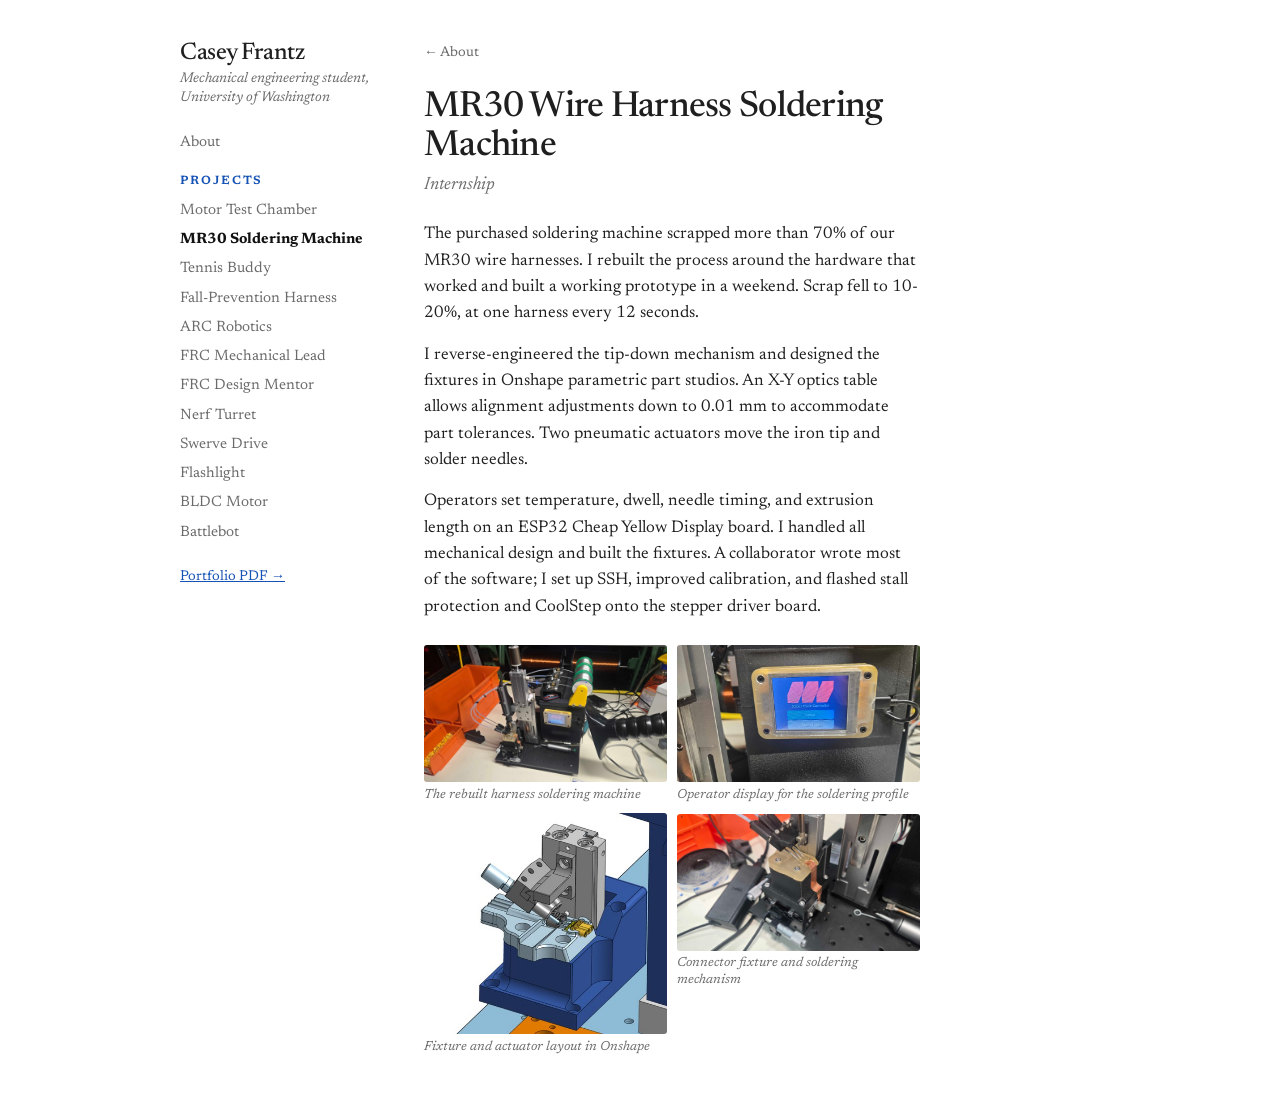
<file: mr30-soldering.html>
<!DOCTYPE html>
<html lang="en">
<head>
  <meta charset="UTF-8" />
  <meta name="viewport" content="width=device-width, initial-scale=1" />
  <title>MR30 Wire Harness Soldering Machine - Casey Frantz</title>
  <meta name="description" content="Casey Frantz, mechanical engineering student at the University of Washington. Robotics and motors." />
  <link rel="preconnect" href="https://fonts.googleapis.com" />
  <link rel="preconnect" href="https://fonts.gstatic.com" crossorigin />
  <link rel="stylesheet" href="https://fonts.googleapis.com/css2?family=Newsreader:ital,opsz,wght@0,6..72,400..700;1,6..72,400..700&display=swap" />
  <link rel="stylesheet" href="style.css" />
</head>
<body>
  <div class="layout">
  <nav class="sidebar">
    <p class="name"><a href="index.html">Casey Frantz</a></p>
    <p class="role">Mechanical engineering student, University of Washington</p>
    <ul class="nav">
      <li><a href="index.html">About</a></li>
      <li class="section-label">Projects</li>
      <li><a href="motor-test-chamber.html">Motor Test Chamber</a></li>
      <li><a href="mr30-soldering.html" class="active" aria-current="page">MR30 Soldering Machine</a></li>
      <li><a href="tennis-buddy.html">Tennis Buddy</a></li>
      <li><a href="fall-prevention-harness.html">Fall-Prevention Harness</a></li>
      <li><a href="arc-robotics.html">ARC Robotics</a></li>
      <li><a href="frc-lead.html">FRC Mechanical Lead</a></li>
      <li><a href="frc-mentor.html">FRC Design Mentor</a></li>
      <li><a href="nerf-turret.html">Nerf Turret</a></li>
      <li><a href="swerve-drive.html">Swerve Drive</a></li>
      <li><a href="flashlight.html">Flashlight</a></li>
      <li><a href="bldc-motor.html">BLDC Motor</a></li>
      <li><a href="battlebot.html">Battlebot</a></li>
    </ul>
    <p class="pdf-link"><a href="casey-frantz-portfolio.pdf">Portfolio PDF &rarr;</a></p>
  </nav>
  <main class="content">
    <a class="back" href="index.html">&larr; About</a>
    <h1>MR30 Wire Harness Soldering Machine</h1>
    <p class="meta">Internship</p>
    <p>The purchased soldering machine scrapped more than 70% of our MR30 wire harnesses. I rebuilt the process around the hardware that worked and built a working prototype in a weekend. Scrap fell to 10-20%, at one harness every 12 seconds.</p>
    <p>I reverse-engineered the tip-down mechanism and designed the fixtures in Onshape parametric part studios. An X-Y optics table allows alignment adjustments down to 0.01 mm to accommodate part tolerances. Two pneumatic actuators move the iron tip and solder needles.</p>
    <p>Operators set temperature, dwell, needle timing, and extrusion length on an ESP32 Cheap Yellow Display board. I handled all mechanical design and built the fixtures. A collaborator wrote most of the software; I set up SSH, improved calibration, and flashed stall protection and CoolStep onto the stepper driver board.</p>
    <div class="gallery">
      <figure><a href="img/soldering-machine.jpg" target="_blank" rel="noopener"><img src="img/soldering-machine.jpg" width="1200" height="676" alt="The rebuilt harness soldering machine" loading="lazy"></a><figcaption>The rebuilt harness soldering machine</figcaption></figure>
      <figure><a href="img/soldering-cad.jpg" target="_blank" rel="noopener"><img src="img/soldering-cad.jpg" width="467" height="423" alt="Fixture and actuator layout in Onshape" loading="lazy"></a><figcaption>Fixture and actuator layout in Onshape</figcaption></figure>
      <figure><a href="img/soldering-display.jpg" target="_blank" rel="noopener"><img src="img/soldering-display.jpg" width="800" height="451" alt="Operator display for the soldering profile" loading="lazy"></a><figcaption>Operator display for the soldering profile</figcaption></figure>
      <figure><a href="img/soldering-fixture.jpg" target="_blank" rel="noopener"><img src="img/soldering-fixture.jpg" width="1200" height="676" alt="Connector fixture and soldering mechanism" loading="lazy"></a><figcaption>Connector fixture and soldering mechanism</figcaption></figure>
    </div>
  </main>
  </div>
</body>
</html>
</file>
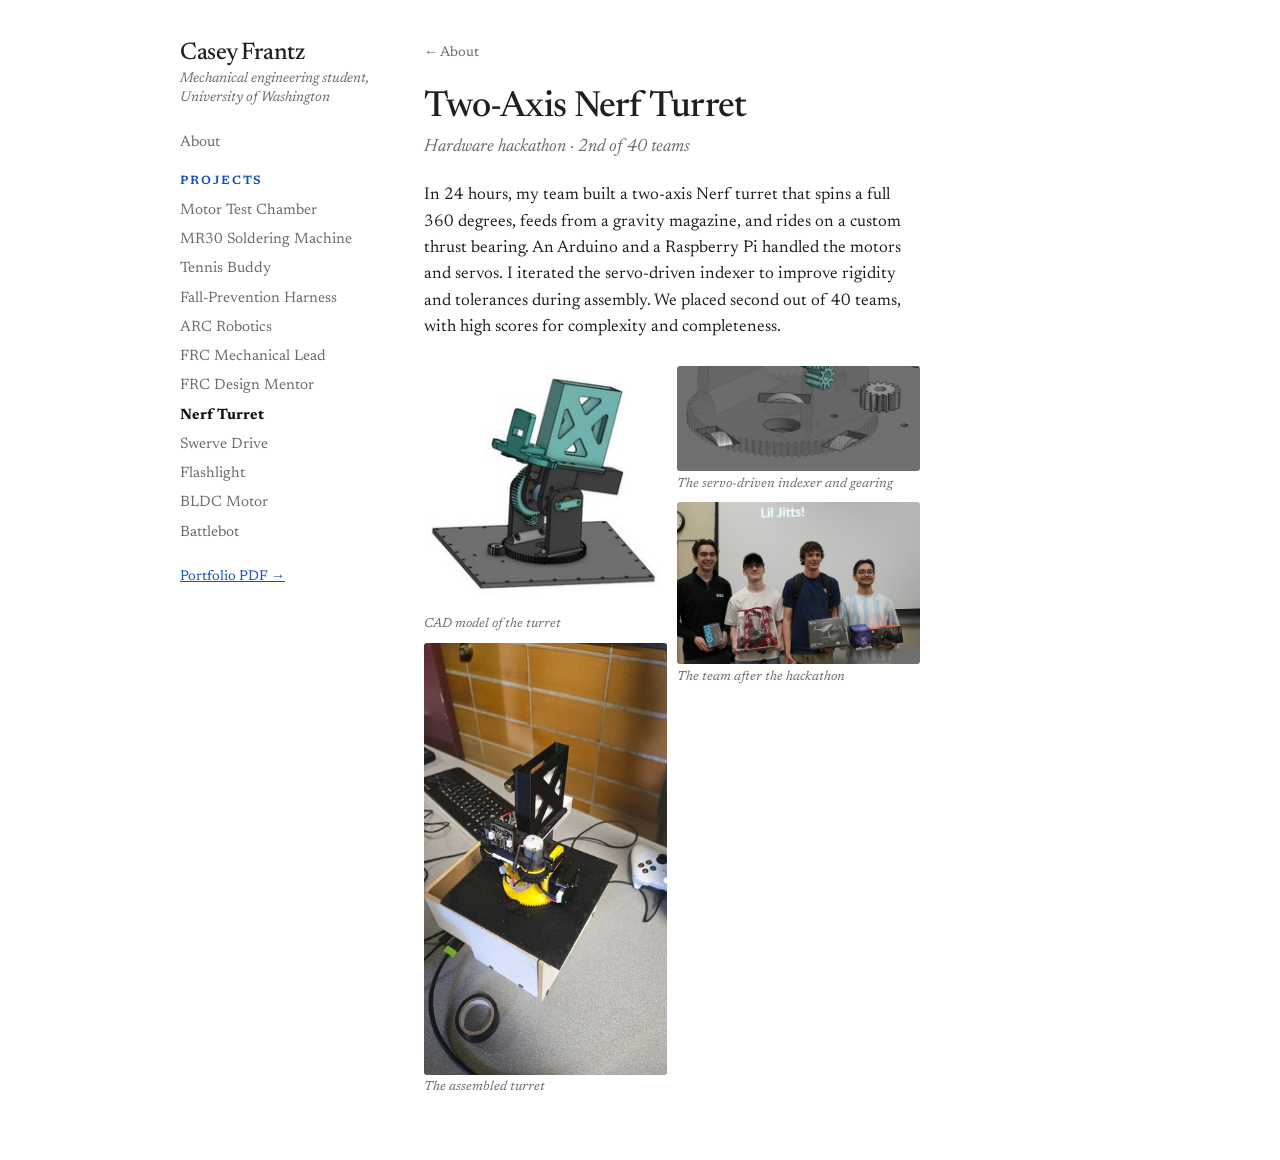
<file: nerf-turret.html>
<!DOCTYPE html>
<html lang="en">
<head>
  <meta charset="UTF-8" />
  <meta name="viewport" content="width=device-width, initial-scale=1" />
  <title>Two-Axis Nerf Turret — Casey Frantz</title>
  <meta name="description" content="Casey Frantz, mechanical engineering student at the University of Washington. Robotics and motors." />
  <link rel="preconnect" href="https://fonts.googleapis.com" />
  <link rel="preconnect" href="https://fonts.gstatic.com" crossorigin />
  <link rel="stylesheet" href="https://fonts.googleapis.com/css2?family=Newsreader:ital,opsz,wght@0,6..72,400..700;1,6..72,400..700&display=swap" />
  <link rel="stylesheet" href="style.css" />
</head>
<body>
  <div class="layout">
  <nav class="sidebar">
    <p class="name"><a href="index.html">Casey Frantz</a></p>
    <p class="role">Mechanical engineering student, University of Washington</p>
    <ul class="nav">
      <li><a href="index.html">About</a></li>
      <li class="section-label">Projects</li>
      <li><a href="motor-test-chamber.html">Motor Test Chamber</a></li>
      <li><a href="mr30-soldering.html">MR30 Soldering Machine</a></li>
      <li><a href="tennis-buddy.html">Tennis Buddy</a></li>
      <li><a href="fall-prevention-harness.html">Fall-Prevention Harness</a></li>
      <li><a href="arc-robotics.html">ARC Robotics</a></li>
      <li><a href="frc-lead.html">FRC Mechanical Lead</a></li>
      <li><a href="frc-mentor.html">FRC Design Mentor</a></li>
      <li><a href="nerf-turret.html" class="active" aria-current="page">Nerf Turret</a></li>
      <li><a href="swerve-drive.html">Swerve Drive</a></li>
      <li><a href="flashlight.html">Flashlight</a></li>
      <li><a href="bldc-motor.html">BLDC Motor</a></li>
      <li><a href="battlebot.html">Battlebot</a></li>
    </ul>
    <p class="pdf-link"><a href="casey-frantz-portfolio.pdf">Portfolio PDF &rarr;</a></p>
  </nav>
  <main class="content">
    <a class="back" href="index.html">&larr; About</a>
    <h1>Two-Axis Nerf Turret</h1>
    <p class="meta">Hardware hackathon · 2nd of 40 teams</p>
    <p>In 24 hours, my team built a two-axis Nerf turret that spins a full 360 degrees, feeds from a gravity magazine, and rides on a custom thrust bearing. An Arduino and a Raspberry Pi handled the motors and servos. I iterated the servo-driven indexer to improve rigidity and tolerances during assembly. We placed second out of 40 teams, with high scores for complexity and completeness.</p>
    <div class="gallery">
      <figure><a href="img/turret-cad.jpg" target="_blank" rel="noopener"><img src="img/turret-cad.jpg" alt="CAD model of the turret" loading="lazy"></a><figcaption>CAD model of the turret</figcaption></figure>
      <figure><a href="img/turret-photo.jpg" target="_blank" rel="noopener"><img src="img/turret-photo.jpg" alt="The assembled turret" loading="lazy"></a><figcaption>The assembled turret</figcaption></figure>
      <figure><a href="img/turret-gear.jpg" target="_blank" rel="noopener"><img src="img/turret-gear.jpg" alt="The servo-driven indexer and gearing" loading="lazy"></a><figcaption>The servo-driven indexer and gearing</figcaption></figure>
      <figure><a href="img/turret-team.jpg" target="_blank" rel="noopener"><img src="img/turret-team.jpg" alt="The team after the hackathon" loading="lazy"></a><figcaption>The team after the hackathon</figcaption></figure>
    </div>
  </main>
  </div>
</body>
</html>
</file>
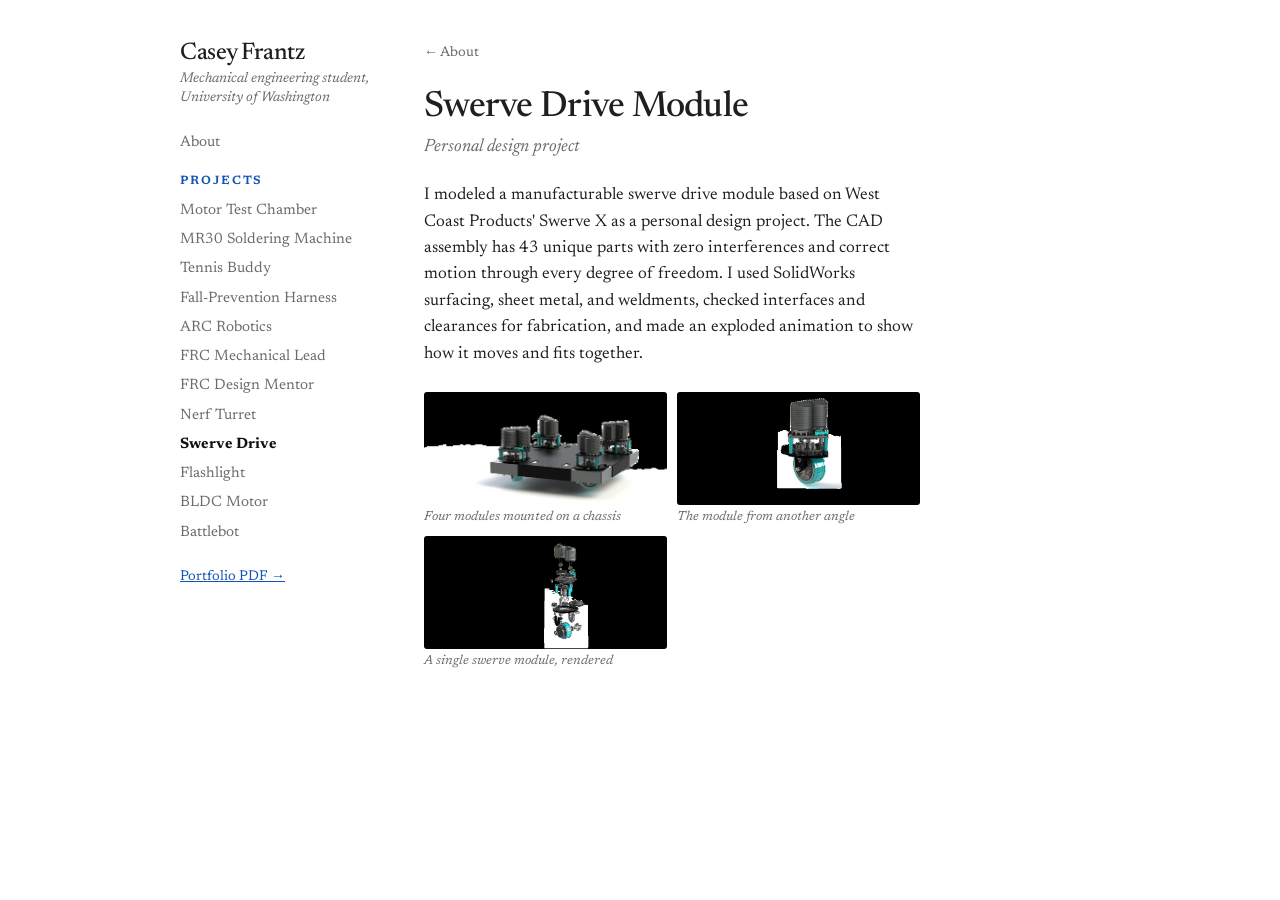
<file: swerve-drive.html>
<!DOCTYPE html>
<html lang="en">
<head>
  <meta charset="UTF-8" />
  <meta name="viewport" content="width=device-width, initial-scale=1" />
  <title>Swerve Drive Module — Casey Frantz</title>
  <meta name="description" content="Casey Frantz, mechanical engineering student at the University of Washington. Robotics and motors." />
  <link rel="preconnect" href="https://fonts.googleapis.com" />
  <link rel="preconnect" href="https://fonts.gstatic.com" crossorigin />
  <link rel="stylesheet" href="https://fonts.googleapis.com/css2?family=Newsreader:ital,opsz,wght@0,6..72,400..700;1,6..72,400..700&display=swap" />
  <link rel="stylesheet" href="style.css" />
</head>
<body>
  <div class="layout">
  <nav class="sidebar">
    <p class="name"><a href="index.html">Casey Frantz</a></p>
    <p class="role">Mechanical engineering student, University of Washington</p>
    <ul class="nav">
      <li><a href="index.html">About</a></li>
      <li class="section-label">Projects</li>
      <li><a href="motor-test-chamber.html">Motor Test Chamber</a></li>
      <li><a href="mr30-soldering.html">MR30 Soldering Machine</a></li>
      <li><a href="tennis-buddy.html">Tennis Buddy</a></li>
      <li><a href="fall-prevention-harness.html">Fall-Prevention Harness</a></li>
      <li><a href="arc-robotics.html">ARC Robotics</a></li>
      <li><a href="frc-lead.html">FRC Mechanical Lead</a></li>
      <li><a href="frc-mentor.html">FRC Design Mentor</a></li>
      <li><a href="nerf-turret.html">Nerf Turret</a></li>
      <li><a href="swerve-drive.html" class="active" aria-current="page">Swerve Drive</a></li>
      <li><a href="flashlight.html">Flashlight</a></li>
      <li><a href="bldc-motor.html">BLDC Motor</a></li>
      <li><a href="battlebot.html">Battlebot</a></li>
    </ul>
    <p class="pdf-link"><a href="casey-frantz-portfolio.pdf">Portfolio PDF &rarr;</a></p>
  </nav>
  <main class="content">
    <a class="back" href="index.html">&larr; About</a>
    <h1>Swerve Drive Module</h1>
    <p class="meta">Personal design project</p>
    <p>I modeled a manufacturable swerve drive module based on West Coast Products' Swerve X as a personal design project. The CAD assembly has 43 unique parts with zero interferences and correct motion through every degree of freedom. I used SolidWorks surfacing, sheet metal, and weldments, checked interfaces and clearances for fabrication, and made an exploded animation to show how it moves and fits together.</p>
    <div class="gallery">
      <figure><a href="img/swerve-modules.jpg" target="_blank" rel="noopener"><img src="img/swerve-modules.jpg" alt="Four modules mounted on a chassis" loading="lazy"></a><figcaption>Four modules mounted on a chassis</figcaption></figure>
      <figure><a href="img/swerve-a.jpg" target="_blank" rel="noopener"><img src="img/swerve-a.jpg" alt="A single swerve module, rendered" loading="lazy"></a><figcaption>A single swerve module, rendered</figcaption></figure>
      <figure><a href="img/swerve-b.jpg" target="_blank" rel="noopener"><img src="img/swerve-b.jpg" alt="The module from another angle" loading="lazy"></a><figcaption>The module from another angle</figcaption></figure>
    </div>
  </main>
  </div>
</body>
</html>
</file>
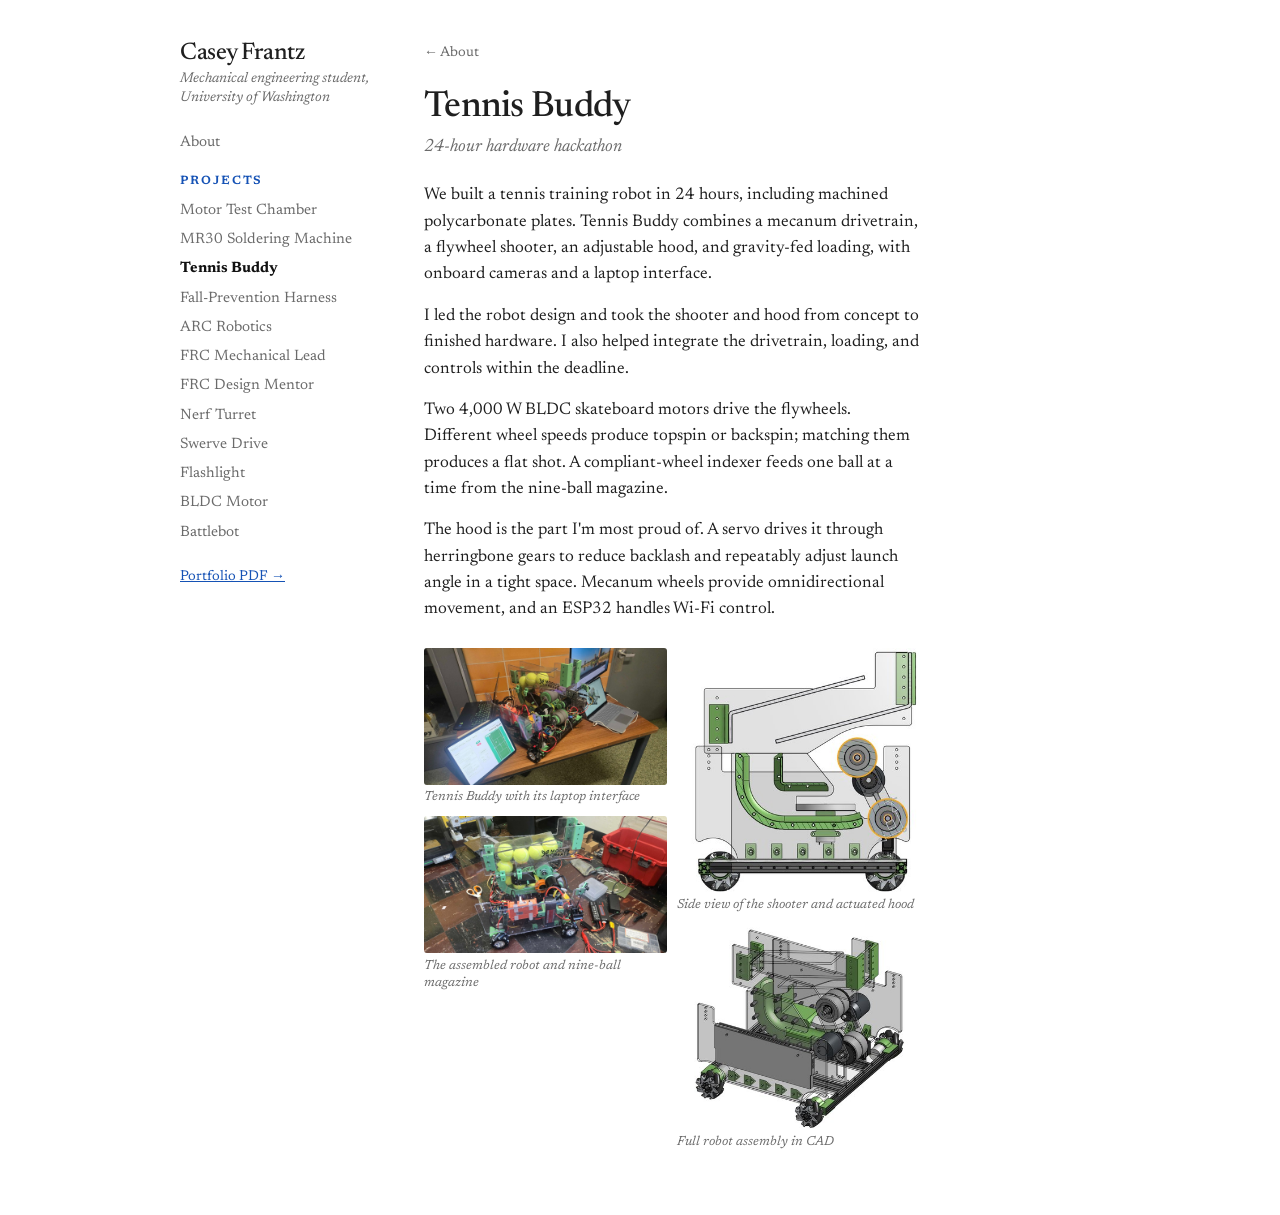
<file: tennis-buddy.html>
<!DOCTYPE html>
<html lang="en">
<head>
  <meta charset="UTF-8" />
  <meta name="viewport" content="width=device-width, initial-scale=1" />
  <title>Tennis Buddy - Casey Frantz</title>
  <meta name="description" content="Casey Frantz, mechanical engineering student at the University of Washington. Robotics and motors." />
  <link rel="preconnect" href="https://fonts.googleapis.com" />
  <link rel="preconnect" href="https://fonts.gstatic.com" crossorigin />
  <link rel="stylesheet" href="https://fonts.googleapis.com/css2?family=Newsreader:ital,opsz,wght@0,6..72,400..700;1,6..72,400..700&display=swap" />
  <link rel="stylesheet" href="style.css" />
</head>
<body>
  <div class="layout">
  <nav class="sidebar">
    <p class="name"><a href="index.html">Casey Frantz</a></p>
    <p class="role">Mechanical engineering student, University of Washington</p>
    <ul class="nav">
      <li><a href="index.html">About</a></li>
      <li class="section-label">Projects</li>
      <li><a href="motor-test-chamber.html">Motor Test Chamber</a></li>
      <li><a href="mr30-soldering.html">MR30 Soldering Machine</a></li>
      <li><a href="tennis-buddy.html" class="active" aria-current="page">Tennis Buddy</a></li>
      <li><a href="fall-prevention-harness.html">Fall-Prevention Harness</a></li>
      <li><a href="arc-robotics.html">ARC Robotics</a></li>
      <li><a href="frc-lead.html">FRC Mechanical Lead</a></li>
      <li><a href="frc-mentor.html">FRC Design Mentor</a></li>
      <li><a href="nerf-turret.html">Nerf Turret</a></li>
      <li><a href="swerve-drive.html">Swerve Drive</a></li>
      <li><a href="flashlight.html">Flashlight</a></li>
      <li><a href="bldc-motor.html">BLDC Motor</a></li>
      <li><a href="battlebot.html">Battlebot</a></li>
    </ul>
    <p class="pdf-link"><a href="casey-frantz-portfolio.pdf">Portfolio PDF &rarr;</a></p>
  </nav>
  <main class="content">
    <a class="back" href="index.html">&larr; About</a>
    <h1>Tennis Buddy</h1>
    <p class="meta">24-hour hardware hackathon</p>
    <p>We built a tennis training robot in 24 hours, including machined polycarbonate plates. Tennis Buddy combines a mecanum drivetrain, a flywheel shooter, an adjustable hood, and gravity-fed loading, with onboard cameras and a laptop interface.</p>
    <p>I led the robot design and took the shooter and hood from concept to finished hardware. I also helped integrate the drivetrain, loading, and controls within the deadline.</p>
    <p>Two 4,000 W BLDC skateboard motors drive the flywheels. Different wheel speeds produce topspin or backspin; matching them produces a flat shot. A compliant-wheel indexer feeds one ball at a time from the nine-ball magazine.</p>
    <p>The hood is the part I&#x27;m most proud of. A servo drives it through herringbone gears to reduce backlash and repeatably adjust launch angle in a tight space. Mecanum wheels provide omnidirectional movement, and an ESP32 handles Wi-Fi control.</p>
    <div class="gallery">
      <figure><a href="img/tennis-interface.jpg" target="_blank" rel="noopener"><img src="img/tennis-interface.jpg" width="1200" height="676" alt="Tennis Buddy with its laptop interface" loading="lazy"></a><figcaption>Tennis Buddy with its laptop interface</figcaption></figure>
      <figure><a href="img/tennis-build.jpg" target="_blank" rel="noopener"><img src="img/tennis-build.jpg" width="1200" height="676" alt="The assembled robot and nine-ball magazine" loading="lazy"></a><figcaption>The assembled robot and nine-ball magazine</figcaption></figure>
      <figure><a href="img/tennis-section.jpg" target="_blank" rel="noopener"><img src="img/tennis-section.jpg" width="407" height="409" alt="Side view of the shooter and actuated hood" loading="lazy"></a><figcaption>Side view of the shooter and actuated hood</figcaption></figure>
      <figure><a href="img/tennis-cad.jpg" target="_blank" rel="noopener"><img src="img/tennis-cad.jpg" width="447" height="379" alt="Full robot assembly in CAD" loading="lazy"></a><figcaption>Full robot assembly in CAD</figcaption></figure>
    </div>
  </main>
  </div>
</body>
</html>
</file>
<file: style.css>
:root {
  --bg: #ffffff;
  --text: #1f1f1f;
  --muted: #6b6b6b;
  --link: #1552b5;
  --link-hover: #0d3a85;
  --rule: #e6e6e6;
  --active: #111111;
  --serif: "Newsreader", "Times New Roman", Times, serif;
}

* { box-sizing: border-box; }
html { -webkit-text-size-adjust: 100%; color-scheme: light; }
body {
  margin: 0;
  background: var(--bg);
  color: var(--text);
  font-family: var(--serif);
  font-optical-sizing: auto;
  font-size: 17px;
  line-height: 1.55;
}
a { color: var(--link); }
a:hover { color: var(--link-hover); }

/* Hero banner (home page) */
.hero {
  max-width: 60rem;
  margin: 0 auto;
  padding: 24px 20px 0;
}
.hero-frame { position: relative; }
.hero-img {
  display: block;
  width: 100%;
  height: clamp(220px, 34vw, 380px);
  object-fit: cover;
  object-position: 40% 30%;
  border-radius: 6px;
}
.hero-card {
  position: absolute;
  left: 0;
  bottom: -72px;
  max-width: calc(100% - 32px);
  padding: 20px 36px 0 0;
  background: var(--bg);
  border-top-right-radius: 6px;
}
.eyebrow {
  margin: 0 0 8px;
  display: flex;
  align-items: center;
  gap: 10px;
  font-size: 13px;
  font-weight: 600;
  letter-spacing: 0.16em;
  text-transform: uppercase;
  color: var(--link);
}
.eyebrow::before {
  content: "";
  display: inline-block;
  width: 28px;
  height: 2px;
  background: var(--link);
}
.hero h1 {
  margin: 0;
  font-weight: 500;
  font-size: clamp(48px, 8vw, 108px);
  line-height: 0.92;
  letter-spacing: -0.03em;
  color: var(--active);
}
.hero-sub {
  margin: 12px 0 0;
  font-size: 19px;
  font-style: italic;
  color: #5c5c5c;
}

/* Layout */
.layout {
  display: flex;
  align-items: flex-start;
  max-width: 60rem;
  margin: 0 auto;
}
.home .layout { margin-top: 96px; }

/* Sidebar */
.sidebar {
  position: sticky;
  top: 0;
  align-self: flex-start;
  width: 15rem;
  flex: none;
  padding: 2.5rem 1.25rem 2rem;
  max-height: 100vh;
  overflow-y: auto;
  font-size: 16px;
}
.sidebar .name {
  font-size: 24px;
  font-weight: 500;
  line-height: 1.1;
  letter-spacing: -0.02em;
  margin: 0 0 2px;
}
.sidebar .name a { color: var(--text); text-decoration: none; }
.sidebar .role {
  color: var(--muted);
  font-size: 14px;
  font-style: italic;
  margin: 4px 0 1.3rem;
  line-height: 1.35;
}
.nav { list-style: none; margin: 0; padding: 0; }
.nav li { margin: 0 0 2px; }
.nav .section-label {
  color: var(--link);
  font-size: 12px;
  font-weight: 600;
  text-transform: uppercase;
  letter-spacing: 0.16em;
  margin: 16px 0 6px;
}
.nav a {
  color: var(--muted);
  text-decoration: none;
  font-size: 15px;
  display: block;
  padding: 2px 0;
}
.nav a:hover { color: var(--text); }
.nav a.active { color: var(--active); font-weight: 700; }
.sidebar .pdf-link { margin-top: 1.3rem; font-size: 14px; }

/* Content */
.content {
  flex: 1;
  min-width: 0;
  max-width: 34rem;
  padding: 2.5rem 1.5rem 4rem;
}
.home .content { max-width: none; }
.prose { max-width: 31rem; }
.content p { margin: 0 0 15px; }
.content h1 {
  font-size: 36px;
  font-weight: 500;
  line-height: 1.08;
  letter-spacing: -0.02em;
  margin: 0 0 6px;
}
.content h2 {
  font-size: 30px;
  font-weight: 500;
  line-height: 1.1;
  letter-spacing: -0.015em;
  margin: 0 0 14px;
}
.content .meta {
  color: var(--muted);
  font-style: italic;
  font-size: 18px;
  margin: 0 0 22px;
}

.back {
  display: inline-block;
  font-size: 14px;
  color: var(--muted);
  text-decoration: none;
  margin-bottom: 1.5rem;
}
.back:hover { color: var(--text); }

/* Project blocks (home page) */
.projects {
  margin-top: 24px;
  padding-top: 20px;
  border-top: 1px solid var(--rule);
}
.cards {
  display: grid;
  grid-template-columns: repeat(auto-fill, minmax(200px, 1fr));
  gap: 16px;
}
.card {
  display: flex;
  flex-direction: column;
  border: 1px solid var(--rule);
  border-radius: 4px;
  overflow: hidden;
  color: var(--text);
  text-decoration: none;
  background: var(--bg);
}
.card:hover { border-color: #bdbdbd; color: var(--text); }
.card-img {
  aspect-ratio: 4 / 3;
  overflow: hidden;
  background: #f2f2f2;
}
.card-img img {
  display: block;
  width: 100%;
  height: 100%;
  object-fit: cover;
  transition: transform 0.2s ease;
}
.card:hover .card-img img { transform: scale(1.03); }
.card-body { padding: 10px 12px 12px; }
.card-title { font-size: 17px; font-weight: 600; line-height: 1.25; }
.card:hover .card-title { color: var(--link); }
.card-meta { margin-top: 3px; color: var(--muted); font-size: 14px; font-style: italic; }

/* Gallery (project pages) */
.gallery {
  columns: 170px;
  column-gap: 0.6rem;
  margin: 1.5rem 0 0;
}
.gallery figure {
  break-inside: avoid;
  -webkit-column-break-inside: avoid;
  margin: 0 0 0.6rem;
}
.gallery a {
  display: block;
  line-height: 0;
  border-radius: 3px;
  overflow: hidden;
}
.gallery img {
  display: block;
  width: 100%;
  height: auto;
  transition: transform 0.15s ease;
}
.gallery a:hover img { transform: scale(1.02); }
.gallery figcaption {
  color: var(--muted);
  font-size: 13px;
  font-style: italic;
  line-height: 1.3;
  margin-top: 0.3rem;
}

/* Mobile */
@media (max-width: 760px) {
  .hero { padding: 16px 16px 0; }
  .hero-card { bottom: -60px; padding: 14px 24px 0 0; }
  .hero-sub { font-size: 16px; }
  .home .layout { margin-top: 80px; }

  .layout { flex-direction: column; }
  .sidebar {
    position: static;
    width: 100%;
    max-height: none;
    padding: 1.5rem 1.25rem 1.25rem;
    border-bottom: 1px solid var(--rule);
  }
  .sidebar .role { margin-bottom: 1rem; }

  /* Nav links become tappable pill buttons */
  .nav { display: flex; flex-wrap: wrap; gap: 0.5rem; }
  .nav li { margin: 0; }
  .nav .section-label { width: 100%; margin: 0.9rem 0 0.1rem; }
  .nav a {
    padding: 0.55rem 0.9rem;
    border: 1px solid var(--rule);
    border-radius: 999px;
    font-size: 0.95rem;
    line-height: 1;
    color: var(--text);
  }
  .nav a.active {
    background: var(--active);
    border-color: var(--active);
    color: var(--bg);
    font-weight: 400;
  }
  .sidebar .pdf-link { margin-top: 1.25rem; font-size: 0.95rem; }

  .content { padding: 1.75rem 1.25rem 3rem; max-width: 100%; }
  .content h1 { font-size: 30px; }
  .back { padding: 0.2rem 0; }
}
</file>
